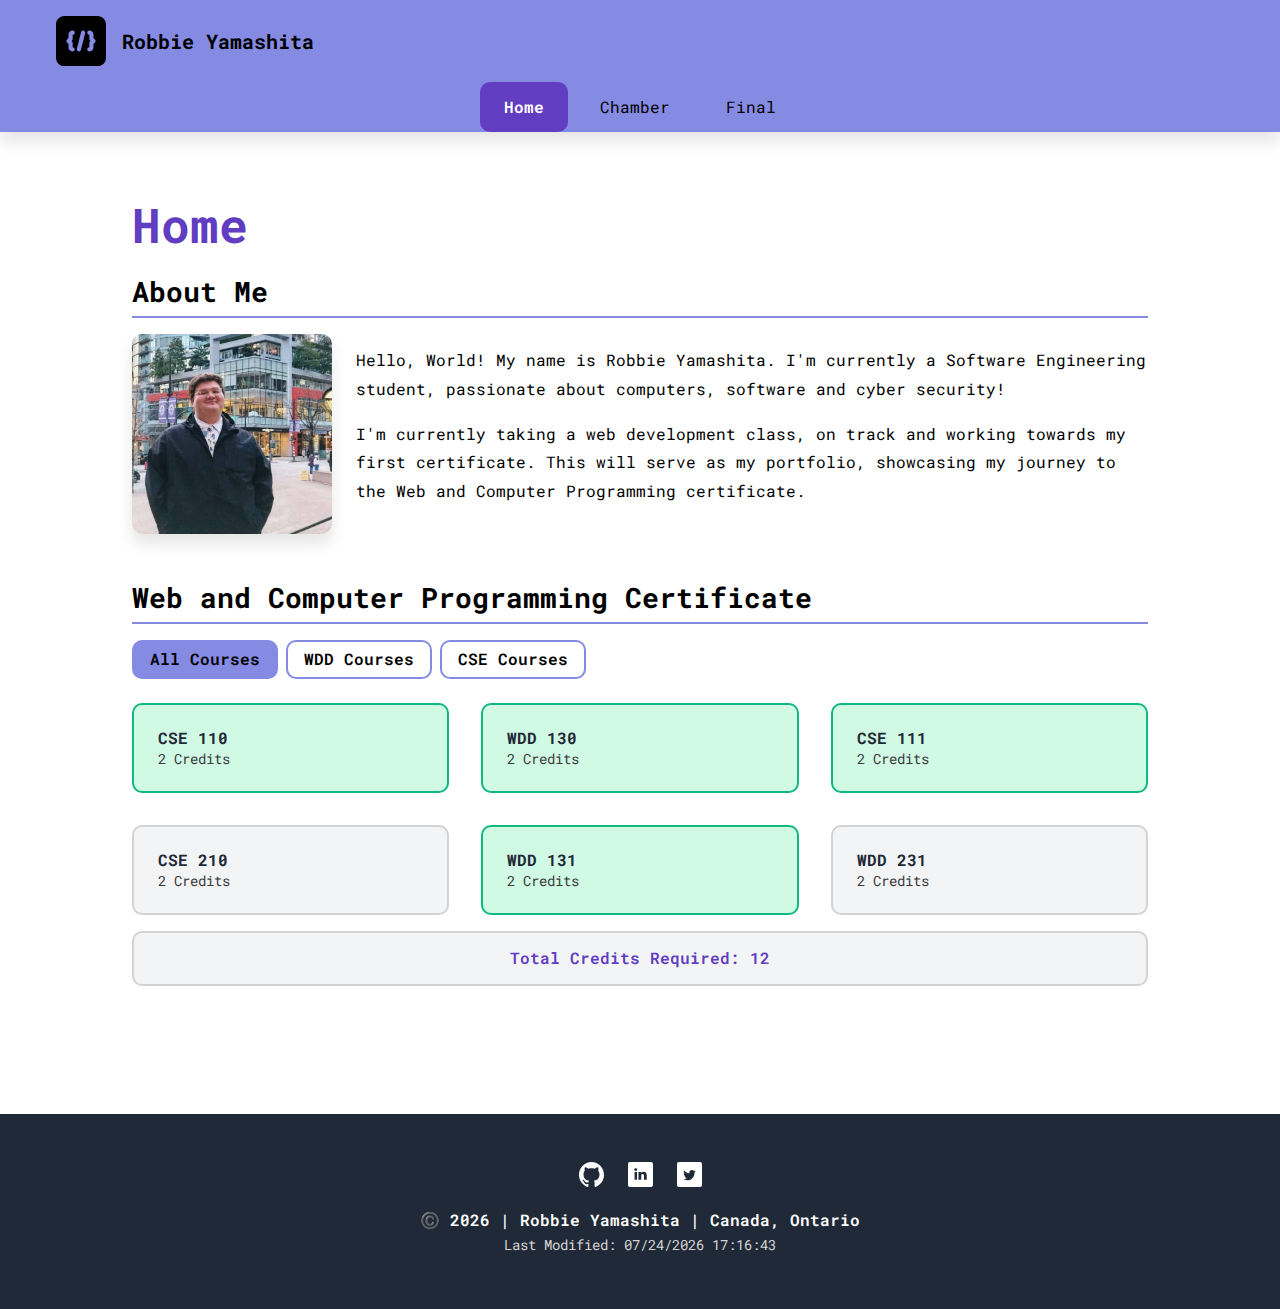
<file: index.html>
<!DOCTYPE html>
<html lang="en">
<head>
  <meta charset="UTF-8">
  <meta name="viewport" content="width=device-width, initial-scale=1.0">
  <meta name="author" content="Robbie Yamashita">
  <meta name="description" content="WDD 231 | Web Frontend Development. Robbie Yamashita's course homepage featuring a portfolio of projects and assignments.">
  <title>WDD 231 | Web Frontend Development | Robbie Yamashita</title>

  <link rel="stylesheet" href="styles/normalize.css">
  <link rel="stylesheet" href="styles/small.css">
  <link rel="stylesheet" href="styles/larger.css">

  <link rel="preconnect" href="https://fonts.googleapis.com">
  <link rel="preconnect" href="https://fonts.gstatic.com" crossorigin>
  <link href="https://fonts.googleapis.com/css2?family=Roboto+Mono:ital@0;1&display=swap" rel="stylesheet">

  <script src="scripts/navigation.js" defer></script>
  <script src="scripts/date.js" defer></script>
  <script src="scripts/course.js" defer></script>
</head>
<body>
  <header>
    <div class="header-content">

      <div class="logo-section">
        <img src="images/site-logo.svg" alt="Site Logo" loading="lazy">
        <span class="site-name">Robbie Yamashita</span>
      </div>

      <button class="hamburger"></button>
    </div>

    <nav class="navigation">
      <ul>
        <li><a href="index.html" class="active">Home</a></li>
        <li><a href="#">Chamber</a></li>
        <li><a href="#">Final</a></li>
      </ul>
    </nav>
  </header>

  <main>
    <h1>Home</h1>

    <section class="profile">
      <h2>About Me</h2>

      <div class="profile-content">
        <img src="images/profile.jpg" alt="Picture of Robbie Yamashita, the author of this site" class="profile-img">
        <div class="profile-text">
          <p>Hello, World! My name is Robbie Yamashita. I'm currently a Software Engineering student, passionate about computers, software and cyber security!</p>
          <p>I'm currently taking a web development class, on track and working towards my first certificate. This will serve as my portfolio, showcasing my journey to the Web and Computer Programming certificate.</p>
        </div>
      </div>
    </section>

    <section class="certificate">
      <h2>Web and Computer Programming Certificate</h2>

      <div class="filter-buttons">
        <button id="ALL-courses-btn" class="filter-btn active">All Courses</button>
        <button id="WDD-courses-btn" class="filter-btn">WDD Courses</button>
        <button id="CSE-courses-btn" class="filter-btn">CSE Courses</button>
      </div>

      <div id="courses" class="course-grid"></div>
      <p class="credits-total">Total Credits Required: <span id="totalCredits">0</span></p>
    </section>
  </main>

  <footer>
    <div class="social-links">
      <a href="https://github.com/rpathway" target="_blank">
        <img src="images/github-ico.svg" alt="Github Logo" loading="lazy">
      </a>
      <a href="https://linkedin.com/" target="_blank">
        <img src="images/linkedin-ico.svg" alt="LinkedIn Logo" loading="lazy">
      </a>
      <a href="https://twitter.com/" target="_blank">
        <img src="images/twitter-ico.svg" alt="Twitter Logo" loading="lazy">
      </a>
    </div>

    <p class="copyright">©️ <span id="currentyear"></span> | <span class="author-name">Robbie Yamashita</span> | Canada, Ontario</p>
    <p class="last-modified">Last Modified: <span id="lastModified" ></span></p>
  </footer>
</body>
</html>
</file>
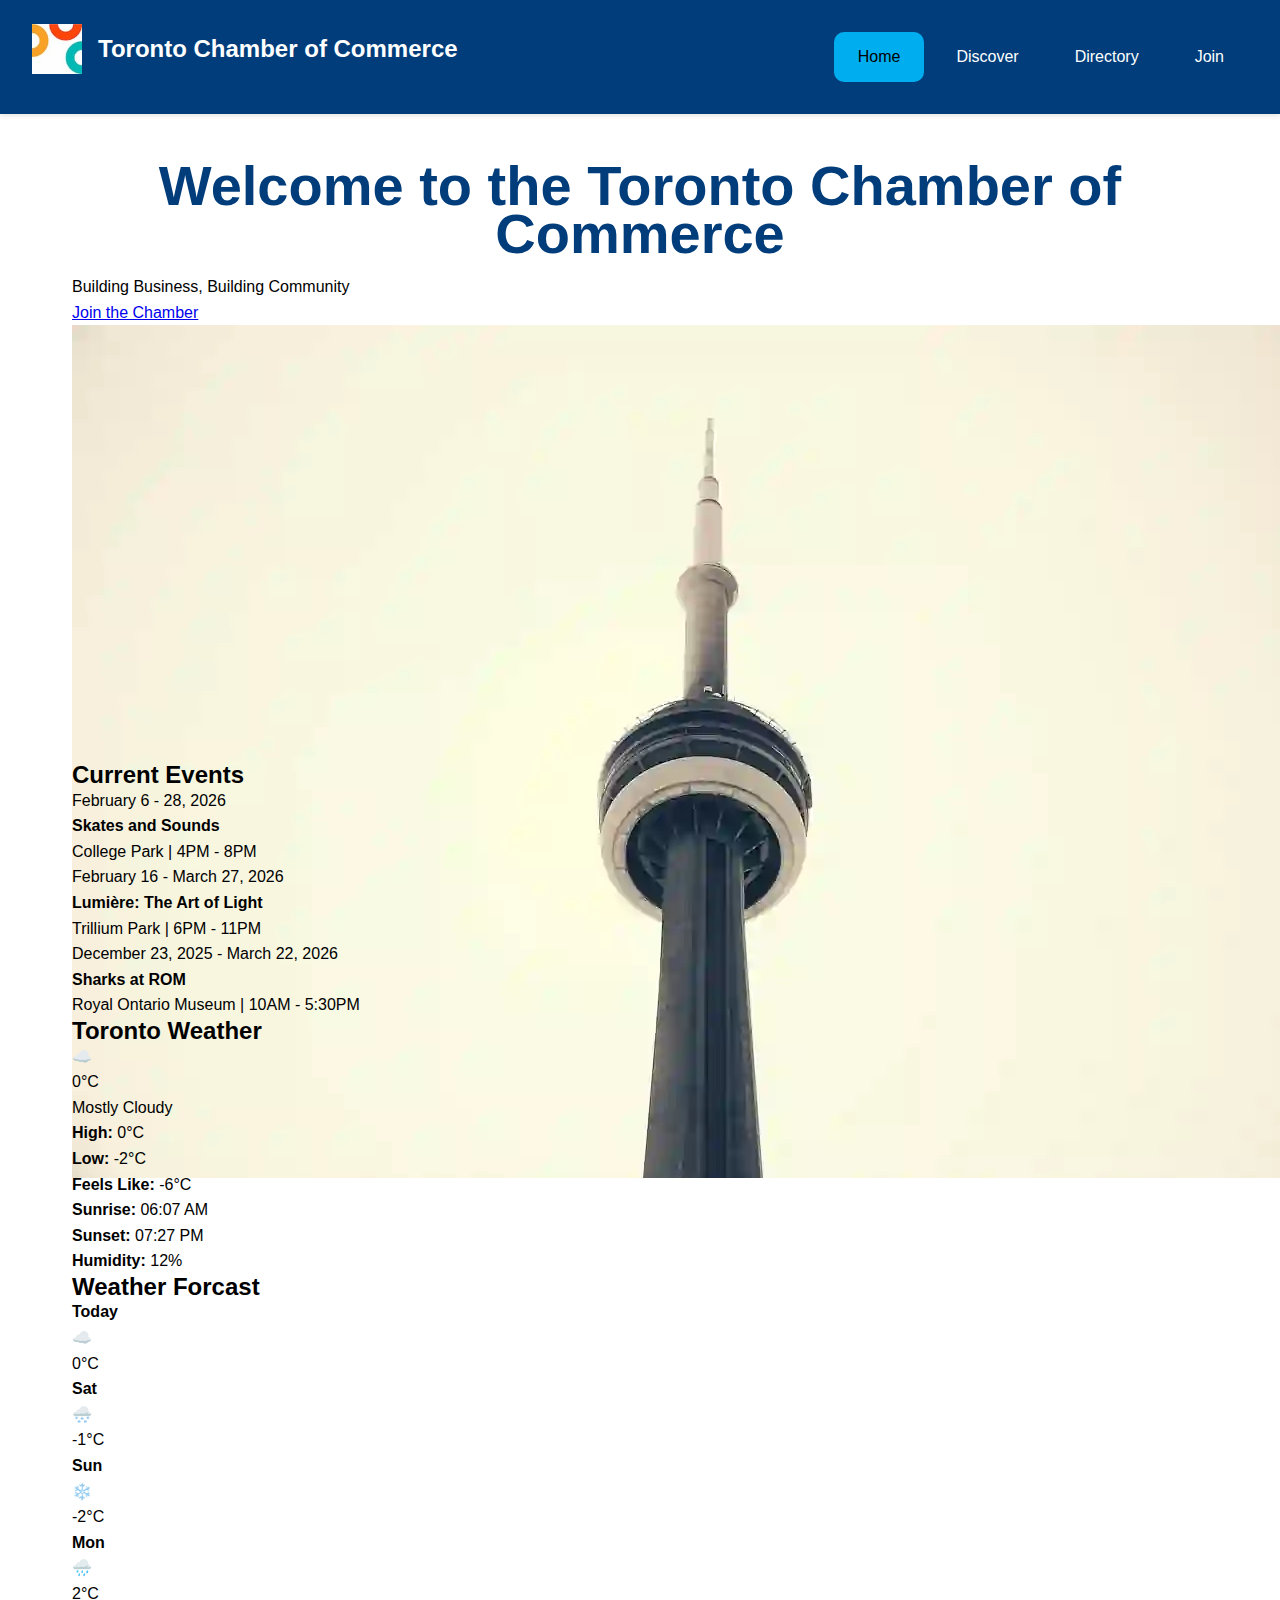
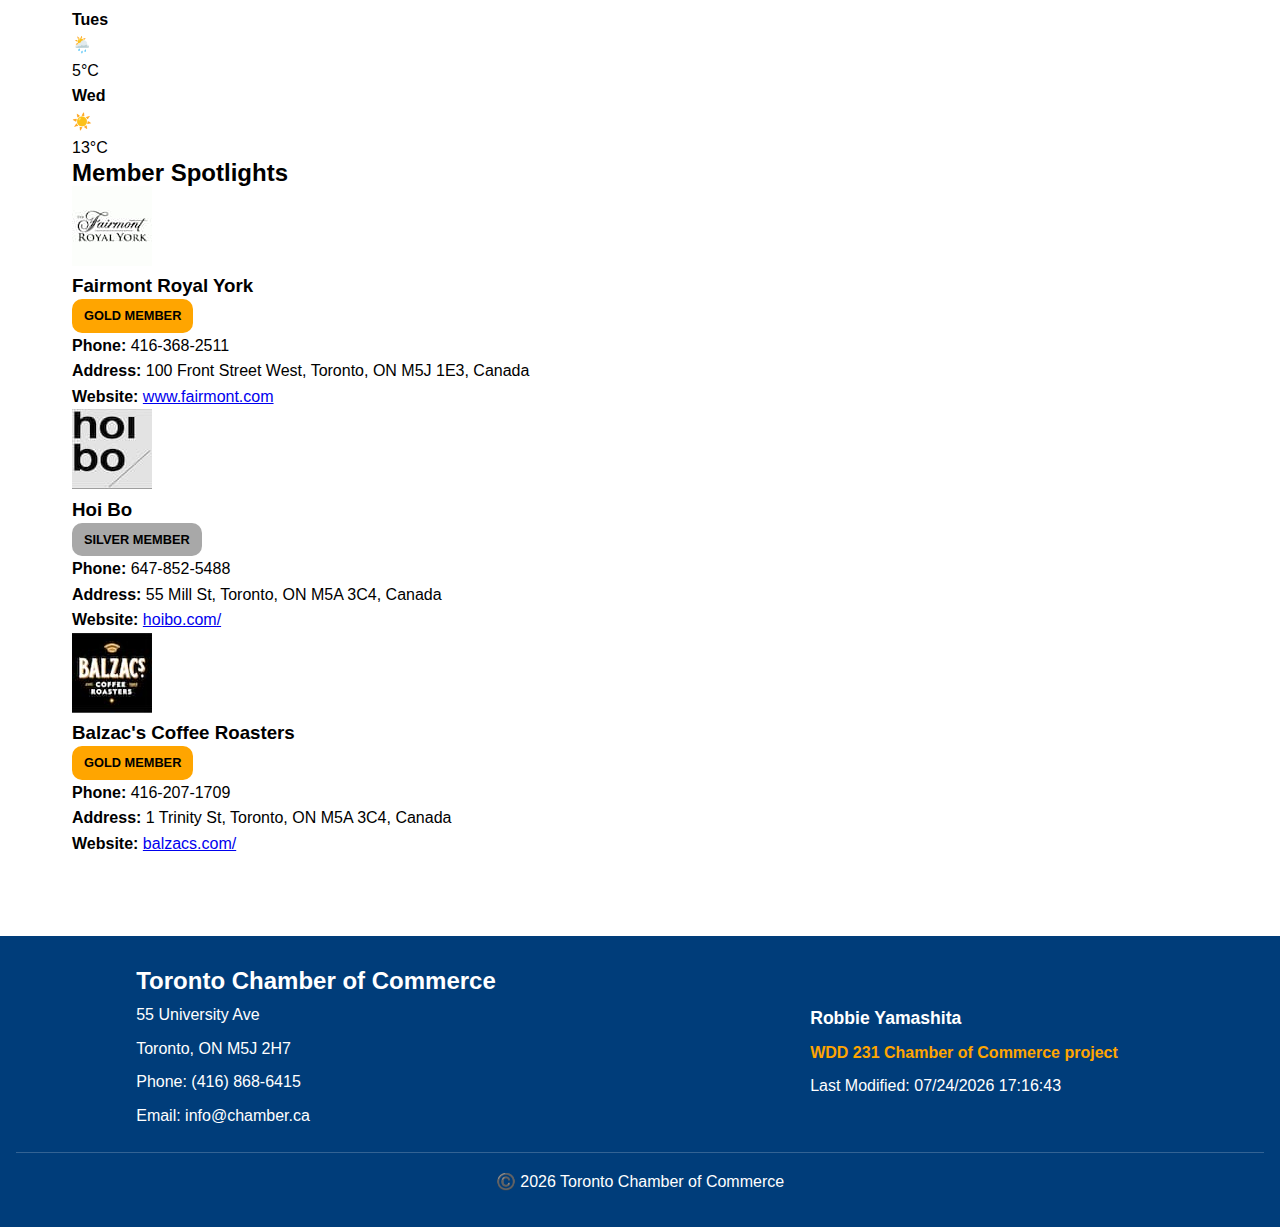
<file: chamber/index.html>
<!DOCTYPE html>
<html lang="en">
<head>
  <meta charset="UTF-8">
  <meta name="viewport" content="width=device-width, initial-scale=1.0">
  <meta name="description" content="Toronto Chamber of Commerce | Supporting business growth and economic development in Toronto. Join our community of local businesses.">
  <meta name="author" content="Robbie Yamashita">

  <meta property="og:title" content="Toronto Chamber of Commerce | Home">
  <meta property="og:type" content="website">
  <meta property="og:image" content="https://rpathway.github.io/wdd231/chamber/images/chamber-logo-large.svg">
  <meta property="og:image:alt" content="Toronto Chamber of Commerce site logo">
  <meta property="og:image:width" content="200">
  <meta property="og:image:height" content="200">
  <meta property="og:url" content="https://rpathway.github.io/wdd231/chamber/index.html">
  <meta property="og:description" content="Supporting business growth and economic development in Toronto. Connect with local businesses and join our chamber community.">

  <title>Home | Toronto Chamber of Commerce </title>
  <link rel="icon" href="favicon.ico">

  <link rel="preconnect" href="https://fonts.googleapis.com">
  <link rel="preconnect" href="https://fonts.gstatic.com" crossorigin>
  <link href="https://fonts.googleapis.com/css2?family=Inter:opsz@14..32&display=swap" rel="stylesheet">

  <link rel="stylesheet" href="styles/normalize.css">
  <link rel="stylesheet" href="styles/small.css">
  <link rel="stylesheet" href="styles/larger.css">

  <script type="module" src="scripts/index.mjs"></script>
</head>
<body>
  <header>
    <div class="logo">
      <img src="images/chamber-logo.jpg" alt="Toronto Chamber of Commerce Logo" loading="lazy">
      <span>Toronto Chamber of Commerce</span>
    </div>

    <nav id="mainNav">
      <button id="menuButton" aria-label="Mobile navigation menu button">☰</button>
      <ul class="navigation">
        <li><a href="index.html" class="active">Home</a></li>
        <li><a href="discover.html">Discover</a></li>
        <li><a href="directory.html">Directory</a></li>
        <li><a href="join.html">Join</a></li>
      </ul>
    </nav>
  </header>

  <main>
    <section class="hero">
      <div class="hero-content">
        <h1>Welcome to the Toronto Chamber of Commerce</h1>
        <p>Building Business, Building Community</p>
        <a href="join.html" class="join-btn">Join the Chamber</a>
      </div>
      <img src="images/toronto-skyline.webp" alt="Skyline image of the city of Toronto" loading="lazy">
    </section>

    <div class="home-grid">
      <section class="home-section">
        <h2>Current Events</h2>
        <div class="event-item">
          <p class="event-date">February 6 - 28, 2026</p>
          <p><strong>Skates and Sounds</strong></p>
          <p>College Park | 4PM - 8PM</p>
        </div>

        <div class="event-item">
          <p class="event-date">February 16 - March 27, 2026</p>
          <p><strong>Lumière: The Art of Light</strong></p>
          <p>Trillium Park | 6PM - 11PM</p>
        </div>

        <div class="event-item">
          <p class="event-date">December 23, 2025 - March 22, 2026</p>
          <p><strong>Sharks at ROM</strong></p>
          <p>Royal Ontario Museum | 10AM - 5:30PM</p>
        </div>
      </section>

      <section class="home-section">
        <h2>Toronto Weather</h2>
        
        <div class="weather-current">
          <div class="weather-icon" id="weatherIcon">☁️</div>
          <div>
            <div class="weather-temp" id="currentTemp"></div>
            <div id="weatherDesc"></div>
          </div>
        </div>
        <div id="weatherDetails"></div>
      </section>

      <section class="home-section">
        <h2>Weather Forcast</h2>
        <div class="weather-forecast" id="forecastContainer">
          <!-- Dynamically Loaded -->
        </div>
      </section>

      <section class="home-section spotlights-section">
        <h2>Member Spotlights</h2>
        <div class="spotlights-grid" id="spotlightsContainer">
          <!-- Dynamically Loaded -->
        </div>
      </section>
    </div>
  </main>

  <footer>
    <div class="footer-content">
      <div class="contact-info">
        <h2>Toronto Chamber of Commerce</h2>
        <p>55 University Ave</p>
        <p>Toronto, ON M5J 2H7</p>
        <p>Phone: (416) 868-6415</p>
        <p>Email: info@chamber.ca</p>
      </div>

      <div class="footer-info">
        <p class="student-name">Robbie Yamashita</p>
        <p class="project-name">WDD 231 Chamber of Commerce project</p>
        <p class="last-modified">Last Modified: <span id="lastModified"></span></p>
      </div>
    </div>

    <div class="footer-bottom">
      <p>©️ <span id="currentYear"></span> Toronto Chamber of Commerce</p>
    </div>
  </footer>
</body>
</html>
</file>
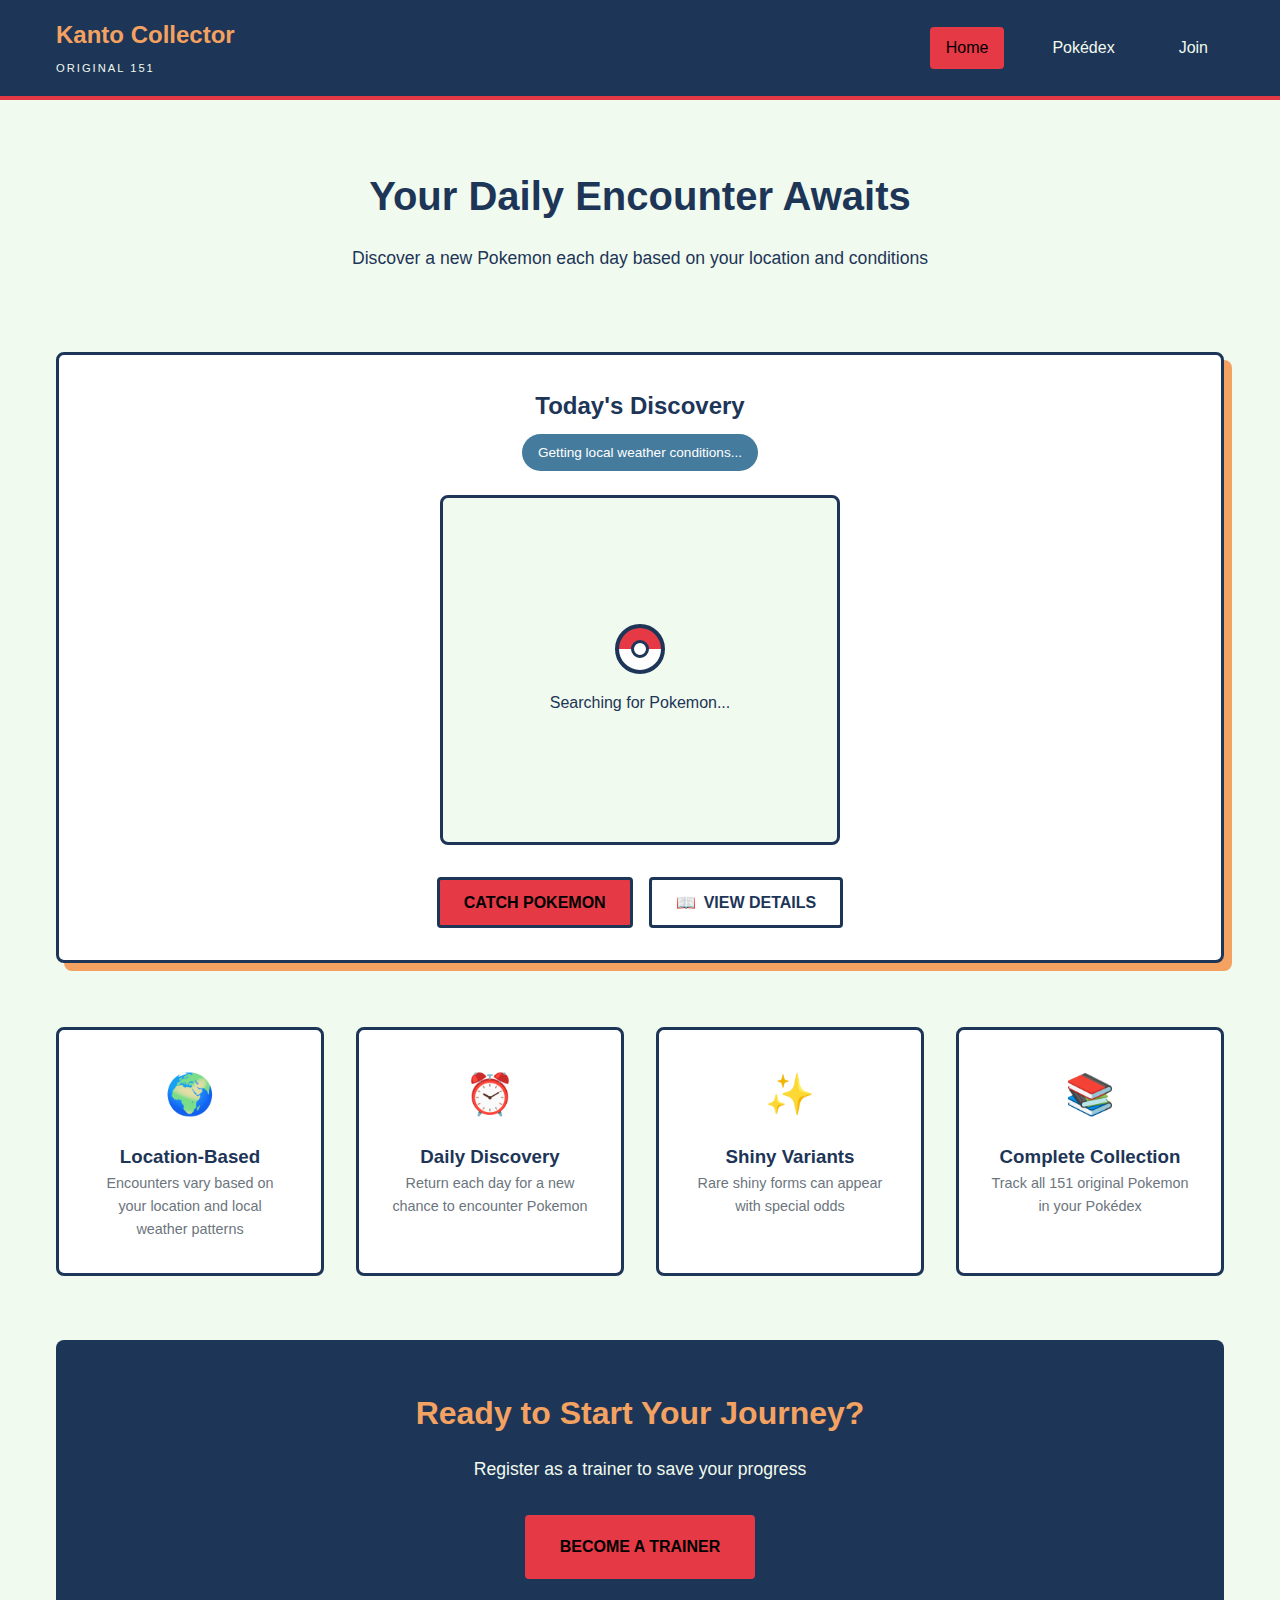
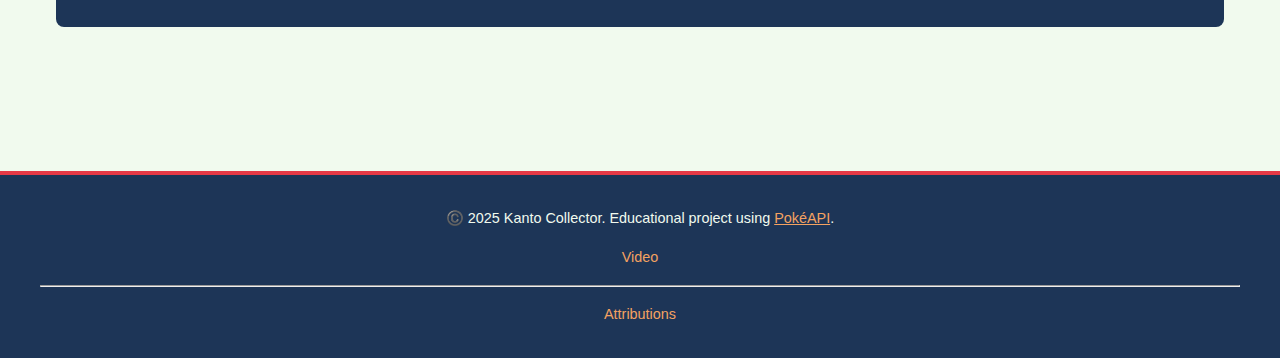
<file: final/index.html>
<!DOCTYPE html>
<html lang="en">
<head>
  <meta charset="UTF-8">
  <meta name="viewport" content="width=device-width, initial-scale=1.0">
  <meta name="description" content="Kanto Collector | Catch and collect the original 151 Pokémon through daily encounters.">
  <meta name="author" content="Robbie Yamashita">

  <meta property="og:title" content="Kanto Collector | Daily Pokemon Encounters">
  <meta property="og:description" content="Catch and collect the original 151 Pokémon through daily encounters.">
  <meta property="og:type" content="website">
  <meta property="og:url" content="https://rpathway.github.io/wdd231/final/index.html">
  <meta property="og:image" content="https://rpathway.github.io/wdd231/final/images/og-image.svg">

  <title>Kanto Collector | Home</title>
  <link rel="icon" href="favicon.ico">

  <link rel="preconnect" href="https://fonts.googleapis.com">
  <link rel="preconnect" href="https://fonts.gstatic.com" crossorigin>
  <link href="https://fonts.googleapis.com/css2?family=Inter:opsz@14..32&display=swap" rel="stylesheet">

  <link rel="stylesheet" href="styles/kanto-collector.css">
  <link rel="stylesheet" href="styles/kanto-collector-large.css">
  <script type="module" src="scripts/main.mjs"></script>
</head>
<body>
  <header>
    <div class="header-container">
      <div class="logo">
        <h1>Kanto Collector</h1>
        <span class="tagline">Original 151</span>
      </div>
      <button class="hamburger" aria-label="Mobile navigation menu button" aria-expanded="false">☰</button>
      <nav>
        <ul>
          <li><a href="index.html" class="active" aria-current="page">Home</a></li>
          <li><a href="pokedex.html">Pokédex</a></li>
          <li><a href="join.html">Join</a></li>
        </ul>
      </nav>
    </div>
  </header>

  <main>
    <section class="hero">
      <div class="hero-content">
        <h2 class="hero-title">Your Daily Encounter Awaits</h2>
        <p class="hero-subtitle">Discover a new Pokemon each day based on your location and conditions</p>
      </div>
    </section>

    <section class="daily-encounter">
      <div class="encounter-container">
        <div class="encounter-header">
          <h2>Today's Discovery</h2>
          <p class="encounter-date" id="encounterDate"></p>
          <p class="encounter-conditions" id="encounterConditions">Getting local weather conditions...</p>
        </div>

        <div class="pokemon-card-featured" id="pokemonCard">
          <div class="loading-state">
            <div class="pokeball-loader"></div>
            <p>Searching for Pokemon...</p>
          </div>
        </div>

        <div class="encounter-actions" id="encounterActions">
          <button class="btn-catch" id="catchBtn">
            Catch Pokemon
          </button>
          <button class="btn-info" id="infoBtn">
            <span class="btn-icon">📖</span>
            View Details
          </button>
        </div>

        <div class="encounter-status" id="encounterStatus"></div>
      </div>
    </section>

    <section class="features">
      <div class="features-grid">
        <div class="feature-card">
          <div class="feature-icon">🌍</div>
          <h3>Location-Based</h3>
          <p>Encounters vary based on your location and local weather patterns</p>
        </div>
        <div class="feature-card">
          <div class="feature-icon">⏰</div>
          <h3>Daily Discovery</h3>
          <p>Return each day for a new chance to encounter Pokemon</p>
        </div>
        <div class="feature-card">
          <div class="feature-icon">✨</div>
          <h3>Shiny Variants</h3>
          <p>Rare shiny forms can appear with special odds</p>
        </div>
        <div class="feature-card">
          <div class="feature-icon">📚</div>
          <h3>Complete Collection</h3>
          <p>Track all 151 original Pokemon in your Pokédex</p>
        </div>
      </div>
    </section>

    <section class="cta-section">
      <div class="cta-content">
        <h3>Ready to Start Your Journey?</h3>
        <p>Register as a trainer to save your progress</p>
        <a href="join.html" class="btn-primary">Become a Trainer</a>
      </div>
    </section>
  </main>

  <dialog id="pokemonModal" class="modal">
    <div class="modal-content">
      <button class="modal-close" aria-label="Close modal">✕</button>
      <div id="modalBody"></div>
    </div>
  </dialog>
 
  <footer>
    <div class="footer-container">
      <p>©️ 2025 Kanto Collector. Educational project using <a href="https://pokeapi.co" target="_blank" rel="noopener"><u>PokéAPI</u></a>.</p>
      <p><a href="https://byupathwayworldwideprod-my.sharepoint.com/:v:/g/personal/ryamashita1_byupathway_edu/IQAJZtWdu1rTSru9M7oVZXXeAcZdLlSvEl3VTaDZhaiHSj4?nav=eyJyZWZlcnJhbEluZm8iOnsicmVmZXJyYWxBcHAiOiJPbmVEcml2ZUZvckJ1c2luZXNzIiwicmVmZXJyYWxBcHBQbGF0Zm9ybSI6IldlYiIsInJlZmVycmFsTW9kZSI6InZpZXciLCJyZWZlcnJhbFZpZXciOiJNeUZpbGVzTGlua0NvcHkifX0&e=wbW6gA" target="_blank">Video</a></p>
      <hr>
      <div class="footer-nav">
        <a href="attributions.html">Attributions</a>
      </div>
    </div>
  </footer>
</body>
</html>
</file>
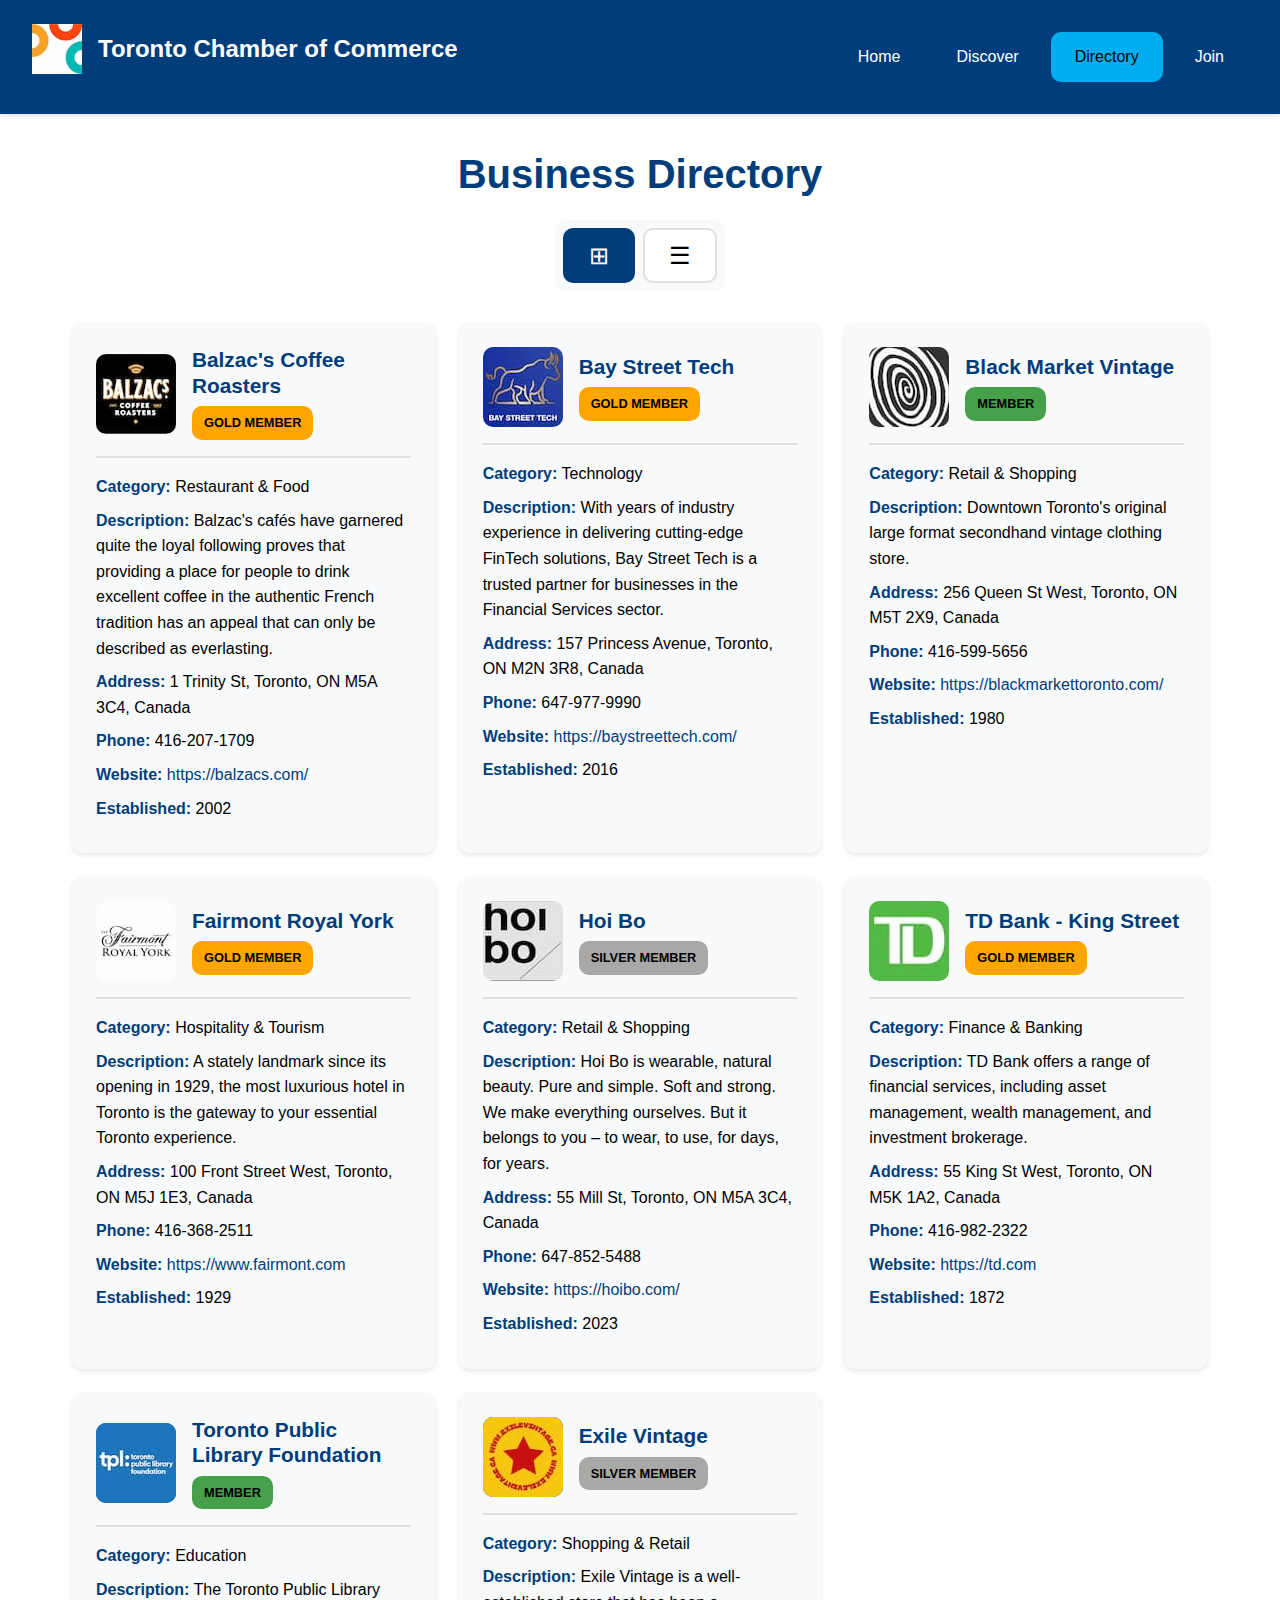
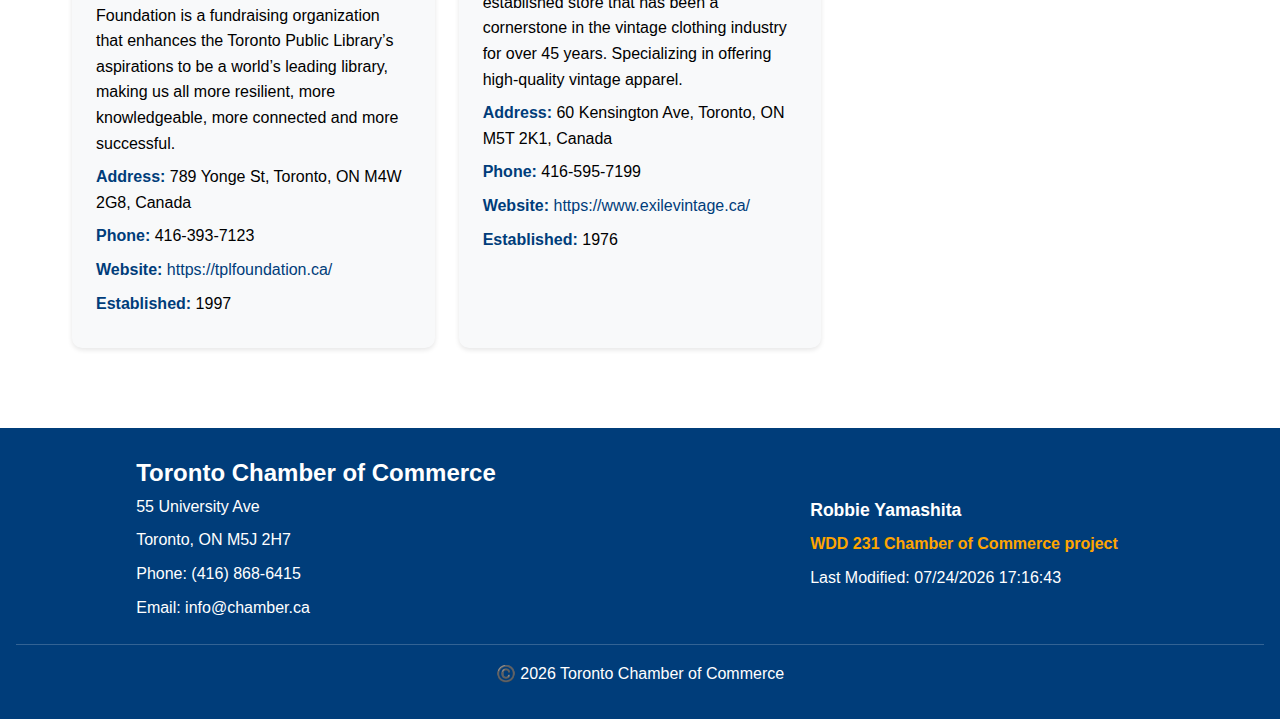
<file: chamber/directory.html>
<!DOCTYPE html>
<html lang="en">
<head>
  <meta charset="UTF-8">
  <meta name="viewport" content="width=device-width, initial-scale=1.0">
  <meta name="description" content="Toronto Chamber of Commerce Business Directory | Connect with local chamber member businesses across Toronto.">
  <meta name="author" content="Robbie Yamashita">

  <meta property="og:title" content="Toronto Chamber of Commerce | Business Directory">
  <meta property="og:type" content="website">
  <meta property="og:image" content="https://rpathway.github.io/wdd231/chamber/images/chamber-logo-large.svg">
  <meta property="og:image:width" content="200">
  <meta property="og:image:height" content="200">
  <meta property="og:url" content="https://rpathway.github.io/wdd231/chamber/directory.html">
  <meta property="og:description" content="Discover Toronto Chamber of Commerce member businesses. Browse the directory of local companies and organizations.">

  <title>Business Directory | Toronto Chamber of Commerce</title>
  <link rel="icon" href="favicon.ico">

  <link rel="preconnect" href="https://fonts.googleapis.com">
  <link rel="preconnect" href="https://fonts.gstatic.com" crossorigin>
  <link href="https://fonts.googleapis.com/css2?family=Inter:opsz@14..32&display=swap" rel="stylesheet">

  <link rel="stylesheet" href="styles/normalize.css">
  <link rel="stylesheet" href="styles/small.css">
  <link rel="stylesheet" href="styles/larger.css">
  <script src="scripts/directory.js" defer></script>
</head>
<body>
  <header>

    <div class="logo">
      <img src="images/chamber-logo.jpg" alt="Toronto Chamber of Commerce Logo" loading="lazy">
      <span>Toronto Chamber of Commerce</span>
    </div>

    <nav id="mainNav">
      <button id="menuButton" aria-label="Mobile navigation menu button">☰</button>
      <ul class="navigation">
        <li><a href="index.html">Home</a></li>
        <li><a href="discover.html">Discover</a></li>
        <li><a href="directory.html" class="active">Directory</a></li>
        <li><a href="join.html">Join</a></li>
      </ul>
    </nav>
  </header>

  <main>
    <h1>Business Directory</h1>

    <div class="directory-controls">
      <div class="view-toggle">
        <button id="gridViewBtn" class="view-btn active" aria-label="Directory grid view button">
          <span class="grid-icon">⊞</span>
        </button>

        <button id="listViewBtn" class="view-btn" aria-label="Directory list view button">
          <span class="list-icon">☰</span>
        </button>
      </div>
    </div>

    <div id="directory" class="grid-view">
      <!-- Dynamically Loaded -->
    </div>
  </main>

  <footer>
    <div class="footer-content">
      <div class="contact-info">
        <h2>Toronto Chamber of Commerce</h2>
        <p>55 University Ave</p>
        <p>Toronto, ON M5J 2H7</p>
        <p>Phone: (416) 868-6415</p>
        <p>Email: info@chamber.ca</p>
      </div>

      <div class="footer-info">
        <p class="student-name">Robbie Yamashita</p>
        <p class="project-name">WDD 231 Chamber of Commerce project</p>
        <p class="last-modified">Last Modified: <span id="lastModified"></span></p>
      </div>
    </div>

    <div class="footer-bottom">
      <p>©️ <span id="currentYear"></span> Toronto Chamber of Commerce</p>
    </div>
  </footer>
</body>
</html>
</file>
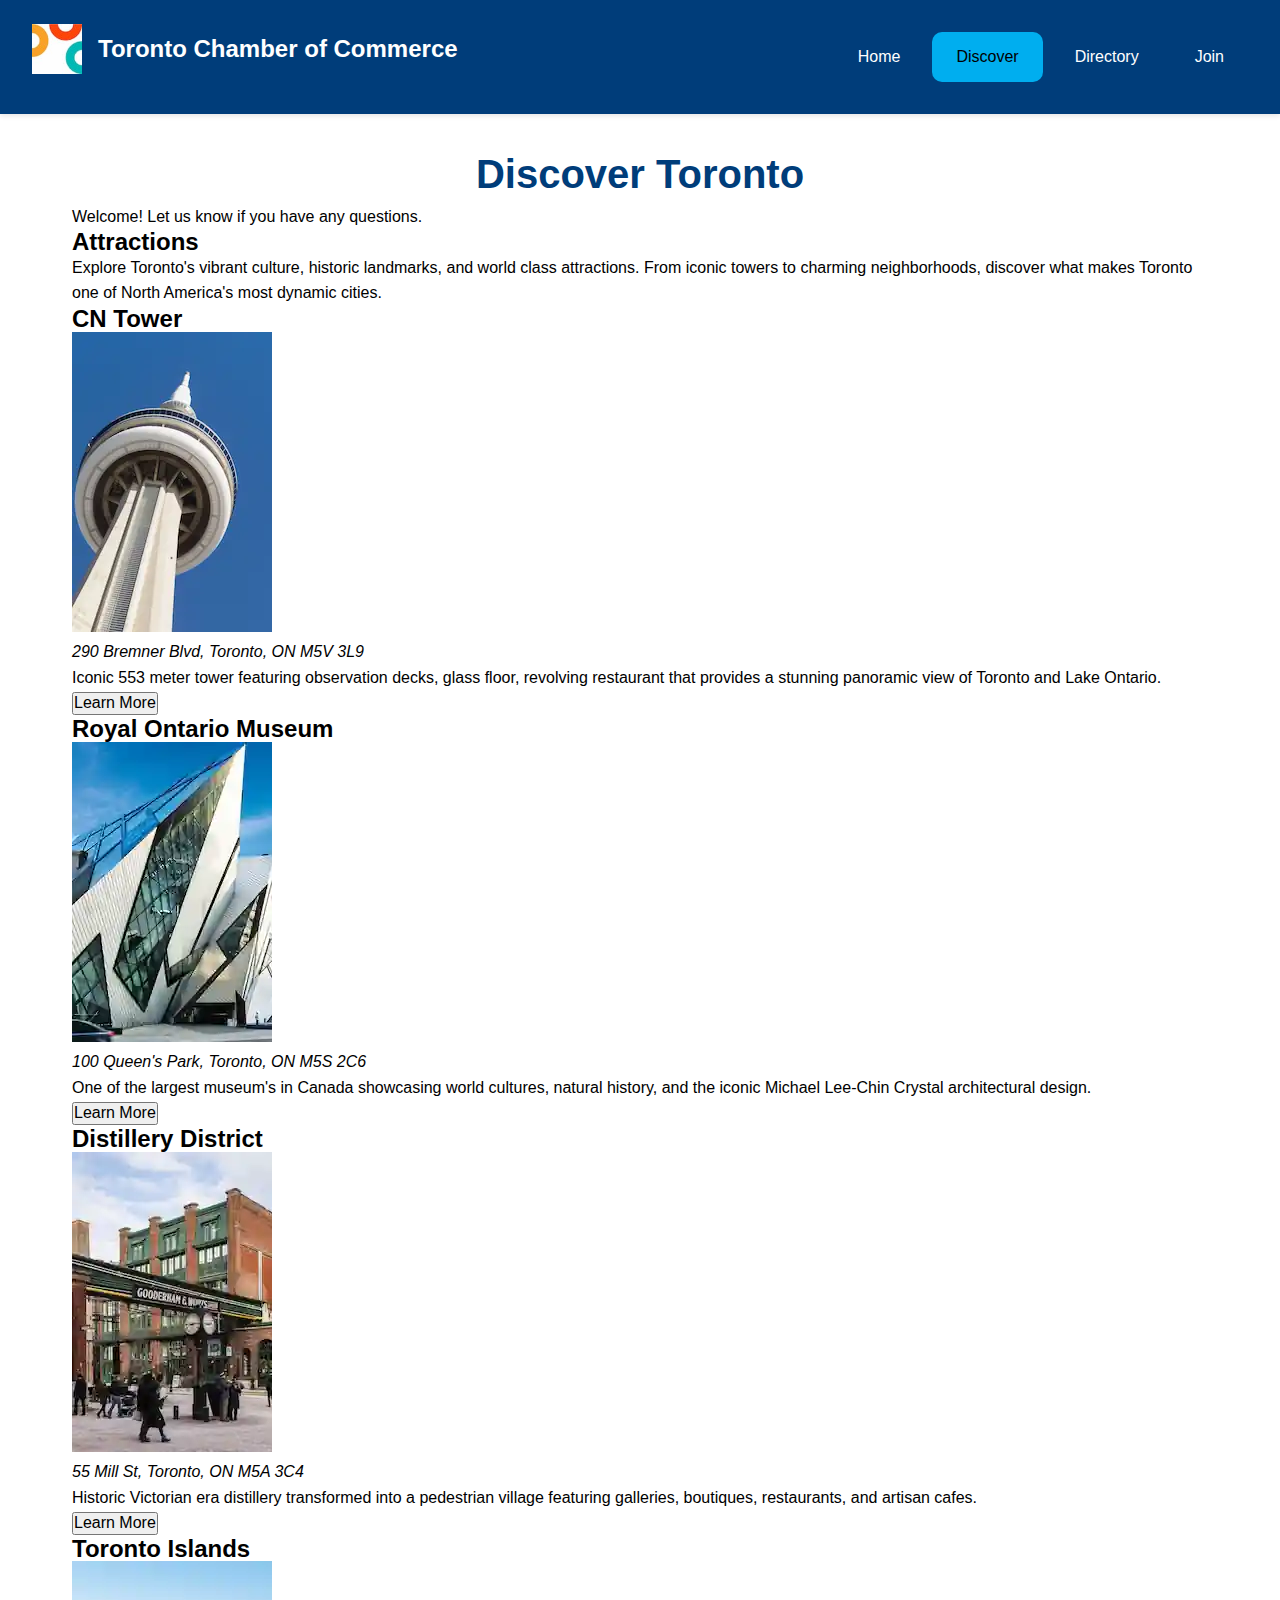
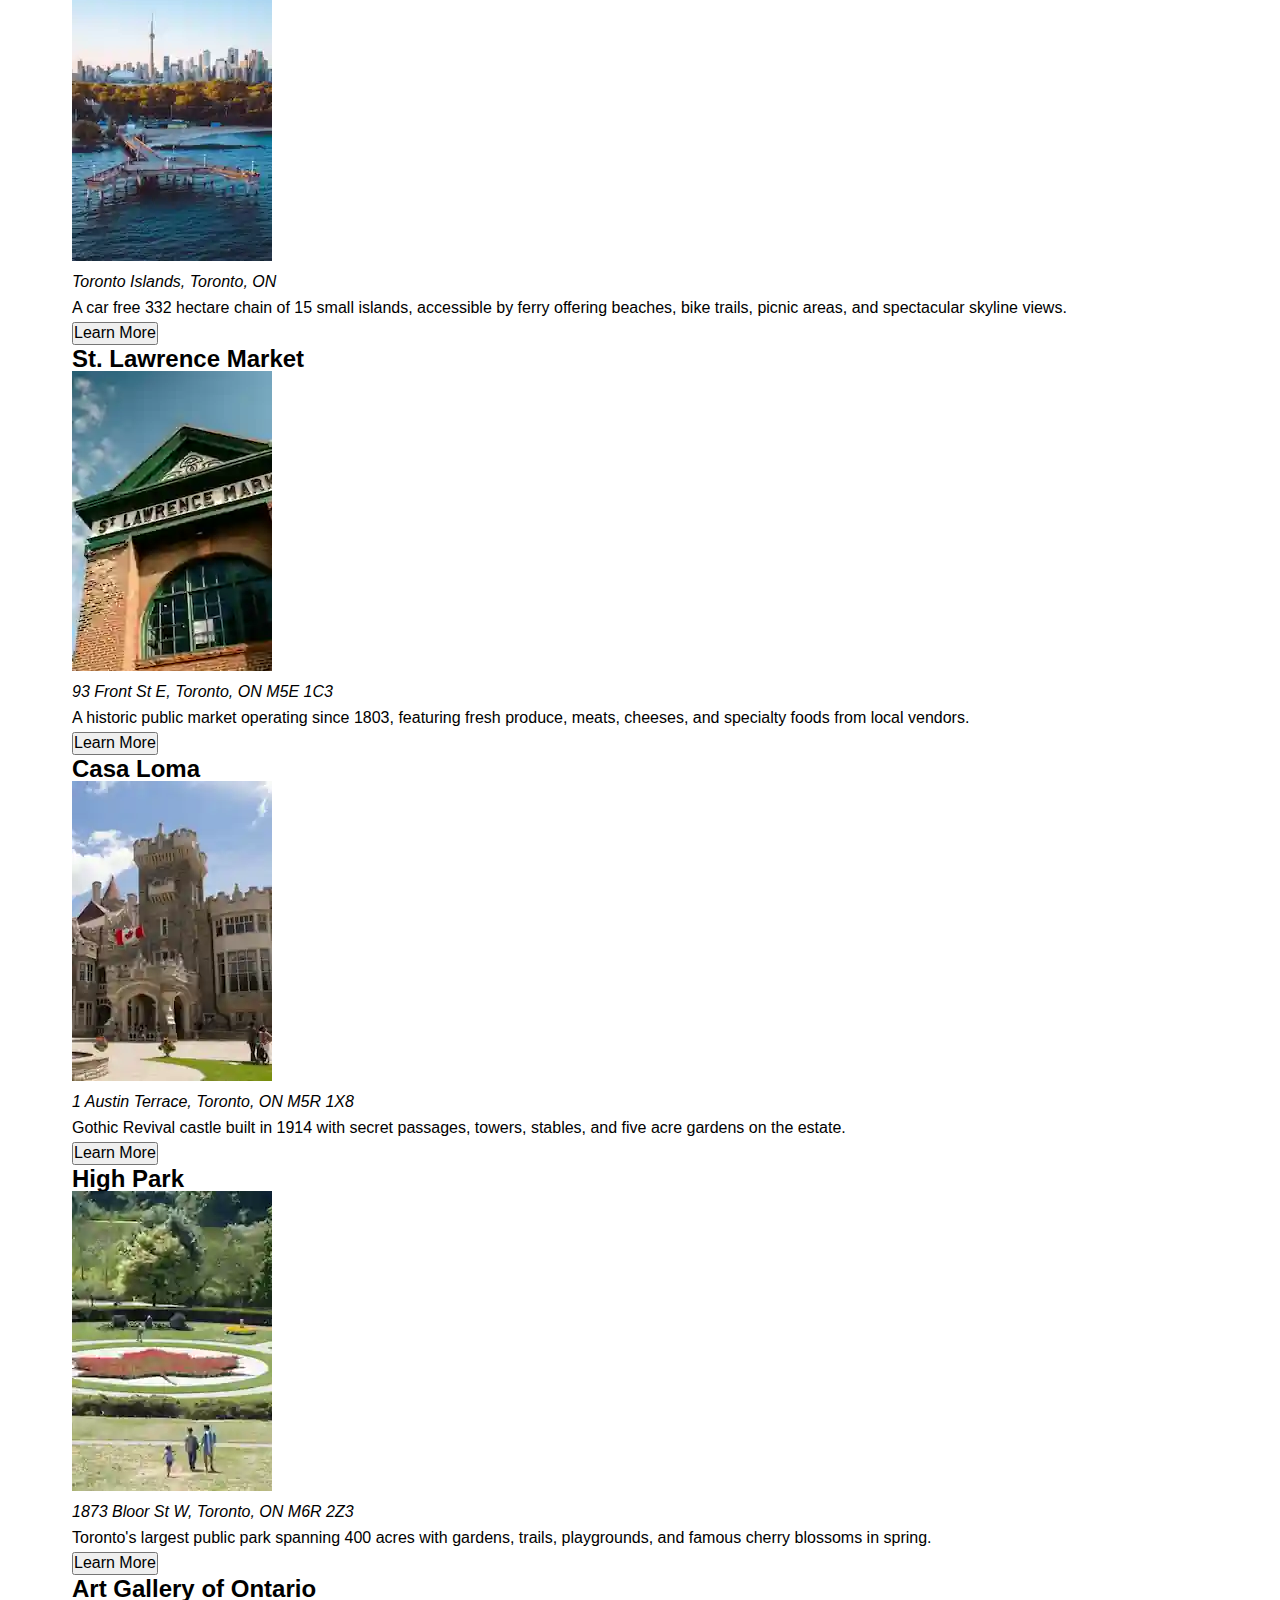
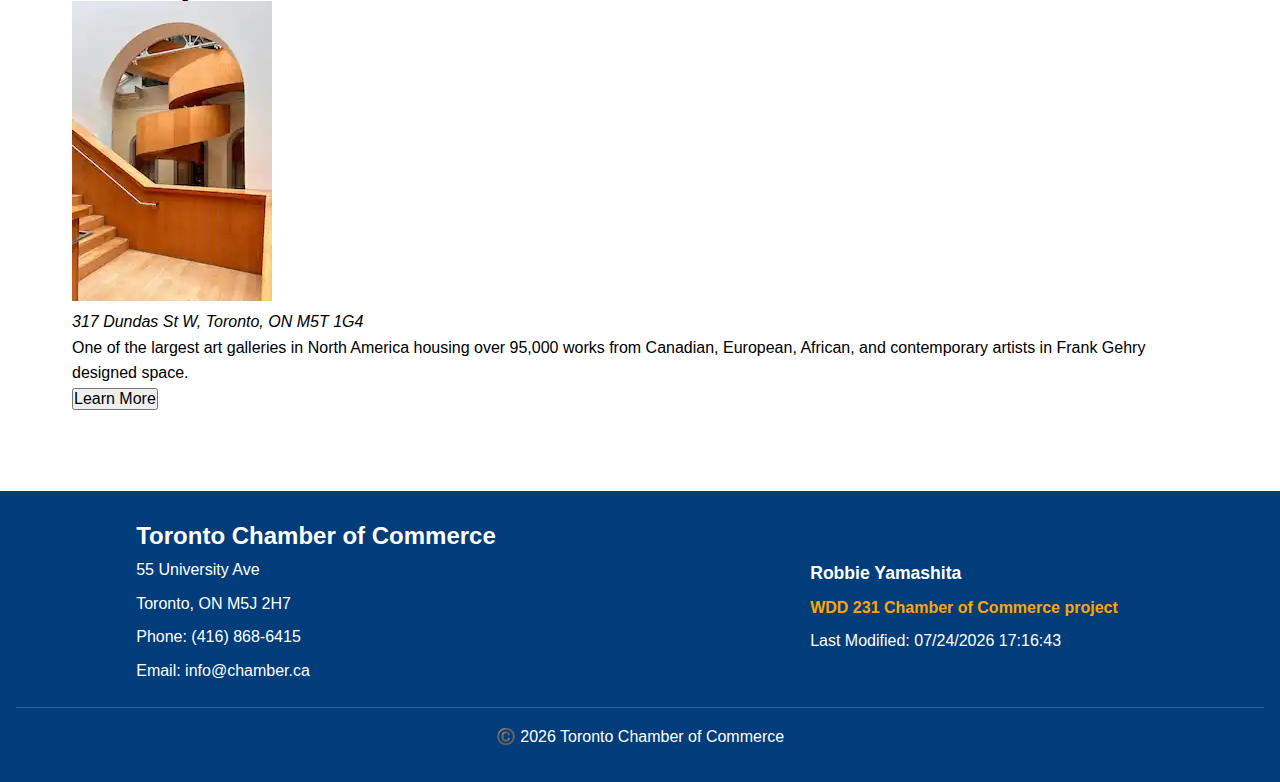
<file: chamber/discover.html>
<!DOCTYPE html>
<html lang="en">
<head>
  <meta charset="UTF-8">
  <meta name="viewport" content="width=device-width, initial-scale=1.0">
  <meta name="description" content="Discover Toronto | Explore attractions, landmarks, and cultural destinations in Toronto, Ontario.">
  <meta name="author" content="Robbie Yamashita">

  <meta property="og:title" content="Discover Toronto | Toronto Chamber of Commerce">
  <meta property="og:type" content="website">
  <meta property="og:image" content="https://rpathway.github.io/wdd231/chamber/images/chamber-logo-large.svg">
  <meta property="og:image:alt" content="Toronto Chamber of Commerce site logo">
  <meta property="og:image:width" content="200">
  <meta property="og:image:height" content="200">
  <meta property="og:url" content="https://rpathway.github.io/wdd231/chamber/discover.html">
  <meta property="og:description" content="Explore Toronto's top attractions, landmarks, museums, and cultural destinations.">

  <title>Discover Toronto | Toronto Chamber of Commerce</title>
  <link rel="icon" href="favicon.ico">

  <link rel="preconnect" href="https://fonts.googleapis.com">
  <link rel="preconnect" href="https://fonts.gstatic.com" crossorigin>
  <link href="https://fonts.googleapis.com/css2?family=Inter:opsz@14..32&display=swap" rel="stylesheet">

  <link rel="stylesheet" href="styles/normalize.css">
  <link rel="stylesheet" href="styles/small.css">
  <link rel="stylesheet" href="styles/larger.css">

  <script type="module" src="scripts/discover.mjs"></script>
</head>
<body>
  <header>
    <div class="logo">
      <img src="images/chamber-logo.jpg" alt="Toronto Chamber of Commerce Logo" loading="lazy">
      <span>Toronto Chamber of Commerce</span>
    </div>

    <nav id="mainNav">
      <button id="menuButton" aria-label="Mobile navigation menu button">☰</button>
      <ul class="navigation">
        <li><a href="index.html">Home</a></li>
        <li><a href="discover.html" class="active">Discover</a></li>
        <li><a href="directory.html">Directory</a></li>
        <li><a href="join.html">Join</a></li>
      </ul>
    </nav>
  </header>

  <main>
    <h1>Discover Toronto</h1>
    <div id="visitMessage" class="visit-message"></div>

    <section class="discover-intro">
      <h2>Attractions</h2>
      <p>Explore Toronto's vibrant culture, historic landmarks, and world class attractions. From iconic towers to charming neighborhoods, discover what makes Toronto one of North America's most dynamic cities.</p>
    </section>

    <section class="attractions-grid">
      <h2>Loading Toronto Attractions...</h2>
      <!-- Dynamically Loaded -->
    </section>
  </main>

  <footer>
    <div class="footer-content">
      <div class="contact-info">
        <h2>Toronto Chamber of Commerce</h2>
        <p>55 University Ave</p>
        <p>Toronto, ON M5J 2H7</p>
        <p>Phone: (416) 868-6415</p>
        <p>Email: info@chamber.ca</p>
      </div>

      <div class="footer-info">
        <p class="student-name">Robbie Yamashita</p>
        <p class="project-name">WDD 231 Chamber of Commerce project</p>
        <p class="last-modified">Last Modified: <span id="lastModified"></span></p>
      </div>
    </div>

    <div class="footer-bottom">
      <p>©️ <span id="currentYear"></span> Toronto Chamber of Commerce</p>
    </div>
  </footer>
</body>
</html>
</file>
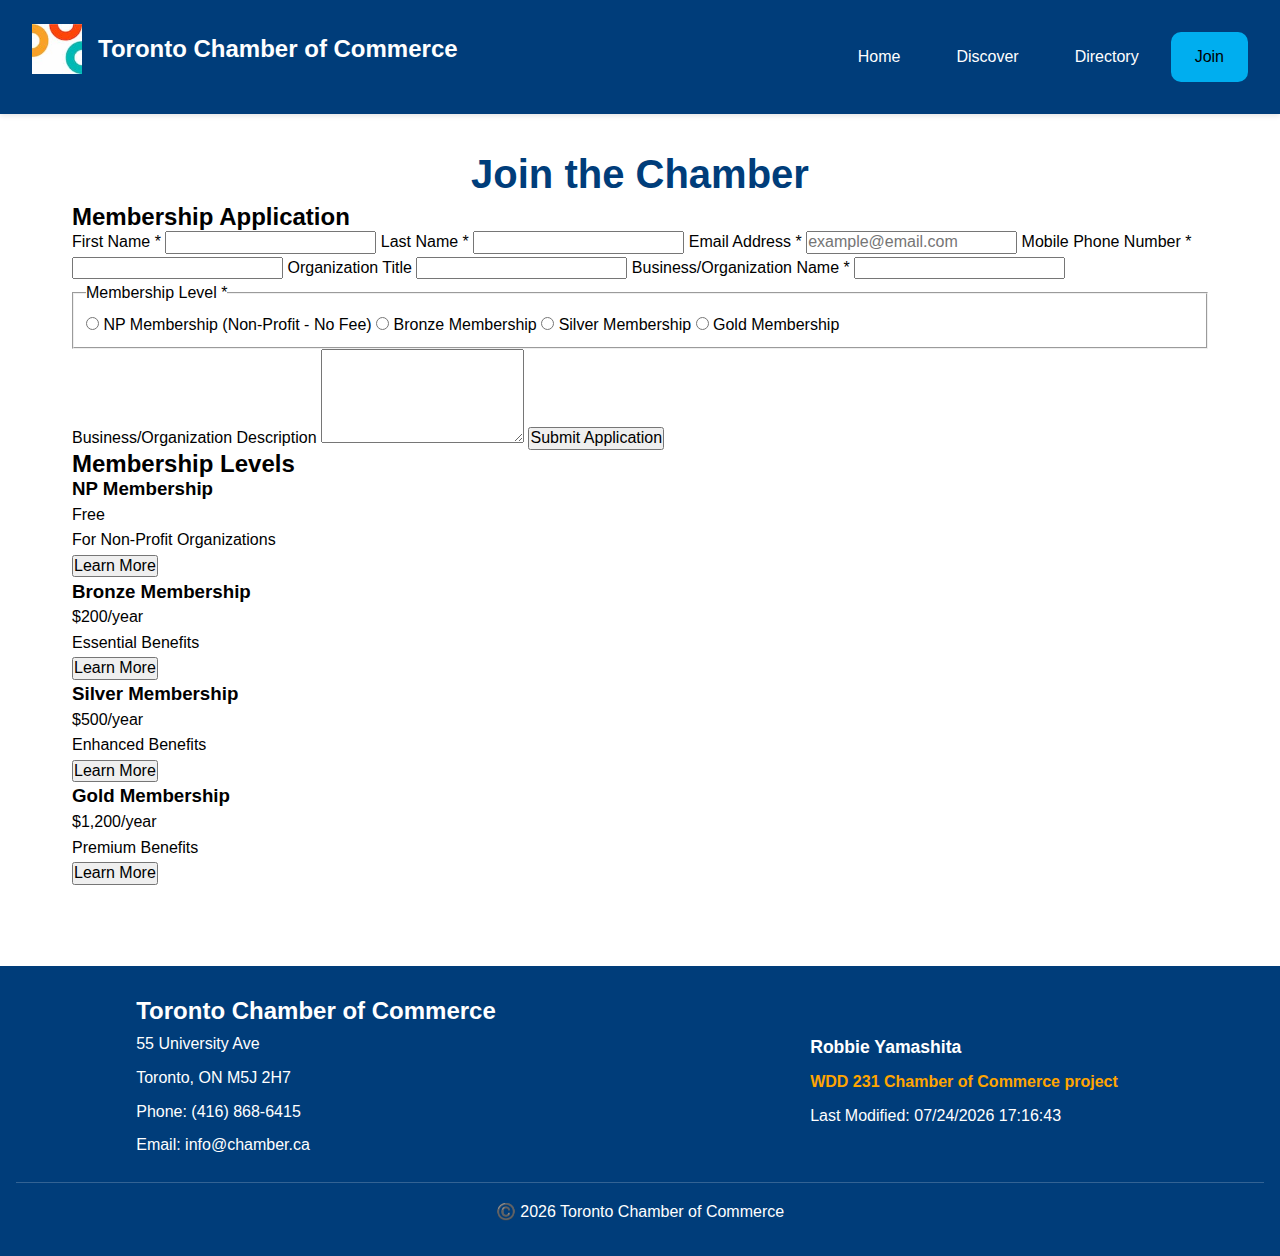
<file: chamber/join.html>
<!DOCTYPE html>
<html lang="en">
<head>
  <meta charset="UTF-8">
  <meta name="viewport" content="width=device-width, initial-scale=1.0">
  <meta name="description" content="Join the Toronto Chamber of Commerce | Membership application and benefits for businesses in Toronto.">
  <meta name="author" content="Robbie Yamashita">

  <meta property="og:title" content="Join the Toronto Chamber of Commerce">
  <meta property="og:type" content="website">
  <meta property="og:image" content="https://rpathway.github.io/wdd231/chamber/images/chamber-logo-large.svg">
  <meta property="og:image:alt" content="Toronto Chamber of Commerce site logo">
  <meta property="og:image:width" content="200">
  <meta property="og:image:height" content="200">
  <meta property="og:url" content="https://rpathway.github.io/wdd231/chamber/join.html">
  <meta property="og:description" content="Join the Toronto Chamber of Commerce and connect with Toronto's business community. Choose from four membership levels.">

  <title>Join Us | Toronto Chamber of Commerce</title>
  <link rel="icon" href="favicon.ico">

  <link rel="preconnect" href="https://fonts.googleapis.com">
  <link rel="preconnect" href="https://fonts.gstatic.com" crossorigin>
  <link href="https://fonts.googleapis.com/css2?family=Inter:opsz@14..32&display=swap" rel="stylesheet">

  <link rel="stylesheet" href="styles/normalize.css">
  <link rel="stylesheet" href="styles/small.css">
  <link rel="stylesheet" href="styles/larger.css">

  <script type="module" src="scripts/join.mjs"></script>
</head>
<body>
  <header>
    <div class="logo">
      <img src="images/chamber-logo.jpg" alt="Toronto Chamber of Commerce Logo" loading="lazy">
      <span>Toronto Chamber of Commerce</span>
    </div>

    <nav id="mainNav">
      <button id="menuButton" aria-label="Mobile navigation menu button">☰</button>
      <ul class="navigation">
        <li><a href="index.html">Home</a></li>
        <li><a href="discover.html">Discover</a></li>
        <li><a href="directory.html">Directory</a></li>
        <li><a href="join.html" class="active">Join</a></li>
      </ul>
    </nav>
  </header>

  <main>
    <h1>Join the Chamber</h1>

    <div class="join-container">
      <section class="form-section">
        <h2>Membership Application</h2>

        <form id="membershipForm" method="get" action="thankyou.html">
          <label for="firstName">First Name *
            <input type="text" id="firstName" name="firstName" title="Enter your first name" autocomplete="given-name" required>
          </label>
          <label for="lastName">Last Name *
            <input type="text" id="lastName" name="lastName" title="Enter your last name" autocomplete="family-name" required>
          </label>
          <label for="email">Email Address *
            <input type="email" id="email" name="email" title="Enter your email address" autocomplete="email" placeholder="example@email.com" required>
          </label>
          <label for="mobile">Mobile Phone Number *
            <input type="tel" id="mobile" name="mobile" title="Enter your mobile phone number" autocomplete="tel" required>
          </label>
          <label for="orgTitle">Organization Title
            <input type="text" id="orgTitle" name="orgTitle" title="Enter your title (minimum 7 characters, letters, hyphens, and spaces only)" autocomplete="organization-title" pattern="[A-Za-z\s\-]{7,}">
          </label>
          <label for="businessName">Business/Organization Name *
            <input type="text" id="businessName" name="businessName" title="Enter your business or organization name" autocomplete="organization" required>
          </label>
          <fieldset>
            <legend>Membership Level *</legend>
            <label class="radio-label">
              <input type="radio" name="membershipLevel" value="np" required>
              NP Membership (Non-Profit - No Fee)
            </label>
            <label class="radio-label">
              <input type="radio" name="membershipLevel" value="bronze">
              Bronze Membership
            </label>
            <label class="radio-label">
              <input type="radio" name="membershipLevel" value="silver">
              Silver Membership
            </label>
            <label class="radio-label">
              <input type="radio" name="membershipLevel" value="gold">
              Gold Membership
            </label>
          </fieldset>

          <label for="businessDesc">Business/Organization Description
            <textarea id="businessDesc" name="businessDesc" title="Describe your business or organization" rows="5"></textarea>
          </label>

          <input type="hidden" id="timestamp" name="timestamp">
          <button type="submit" aria-label="Submit applciation button">Submit Application</button>
        </form>
      </section>

      <section class="membership-cards">
        <h2>Membership Levels</h2>

        <div class="card np-card">
          <h3>NP Membership</h3>
          <p class="price">Free</p>
          <p>For Non-Profit Organizations</p>
          <button class="learn-more" data-modal="npModal">Learn More</button>
        </div>

        <div class="card bronze-card">
          <h3>Bronze Membership</h3>
          <p class="price">$200/year</p>
          <p>Essential Benefits</p>
          <button class="learn-more" data-modal="bronzeModal">Learn More</button>
        </div>

        <div class="card silver-card">
          <h3>Silver Membership</h3>
          <p class="price">$500/year</p>
          <p>Enhanced Benefits</p>
          <button class="learn-more" data-modal="silverModal">Learn More</button>
        </div>

        <div class="card gold-card">
          <h3>Gold Membership</h3>
          <p class="price">$1,200/year</p>
          <p>Premium Benefits</p>
          <button class="learn-more" data-modal="goldModal">Learn More</button>
        </div>
      </section>
    </div>
  </main>

  <dialog id="npModal" class="modal">
    <h2>NP Membership</h2>
    <h3>Free for Non-Profit Organizations</h3>
    <h4>Benefits Include:</h4>
    <ul>
      <li>✓ Basic directory listing</li>
      <li>✓ Access to networking events</li>
      <li>✓ Monthly newsletter subscription</li>
      <li>✓ Community event postings</li>
      <li>✓ Member only resources</li>
    </ul>
    <button class="close-modal" aria-label="Close modal">×</button>
  </dialog>

  <dialog id="bronzeModal" class="modal">
    <h2>Bronze Membership</h2>
    <h3>$200 per year</h3>
    <h4>All NP Benefits Plus:</h4>
    <ul>
      <li>✓ Enhanced directory listing with logo</li>
      <li>✓ Quarterly publication feature</li>
      <li>✓ 2 training workshops per year</li>
      <li>✓ Social media mentions (monthly)</li>
      <li>✓ Priority event registration</li>
      <li>✓ Business development resources</li>
    </ul>
    <button class="close-modal" aria-label="Close modal">×</button>
  </dialog>

  <dialog id="silverModal" class="modal">
    <h2>Silver Membership</h2>
    <h3>$500 per year</h3>
    <h4>All Bronze Benefits Plus:</h4>
    <ul>
      <li>✓ Premium directory placement</li>
      <li>✓ Monthly publication feature</li>
      <li>✓ 4 training workshops per year</li>
      <li>✓ Weekly social media posts</li>
      <li>✓ VIP event access</li>
      <li>✓ 1 spotlight position on homepage per year</li>
      <li>✓ Dedicated account support</li>
    </ul>
    <button class="close-modal" aria-label="Close modal">×</button>
  </dialog>

  <dialog id="goldModal" class="modal">
    <h2>Gold Membership</h2>
    <h3>$1,200 per year</h3>
    <h4>All Silver Benefits Plus:</h4>
    <ul>
      <li>✓ Top tier directory placement</li>
      <li>✓ Weekly publication features</li>
      <li>✓ Unlimited training workshops</li>
      <li>✓ Daily social media engagement</li>
      <li>✓ All VIP events plus exclusive galas</li>
      <li>✓ Dedicated spotlight position on homepage (yearly)</li>
      <li>✓ Premium advertising placement</li>
      <li>✓ Dedicated account manager</li>
      <li>✓ Speaking opportunities at events</li>
      <li>✓ Leadership development programs</li>
    </ul>
    <button class="close-modal" aria-label="Close modal">×</button>
  </dialog>

  <footer>
    <div class="footer-content">
      <div class="contact-info">
        <h2>Toronto Chamber of Commerce</h2>
        <p>55 University Ave</p>
        <p>Toronto, ON M5J 2H7</p>
        <p>Phone: (416) 868-6415</p>
        <p>Email: info@chamber.ca</p>
      </div>

      <div class="footer-info">
        <p class="student-name">Robbie Yamashita</p>
        <p class="project-name">WDD 231 Chamber of Commerce project</p>
        <p class="last-modified">Last Modified: <span id="lastModified"></span></p>
      </div>
    </div>

    <div class="footer-bottom">
      <p>©️ <span id="currentYear"></span> Toronto Chamber of Commerce</p>
    </div>
  </footer>
</body>
</html>
</file>
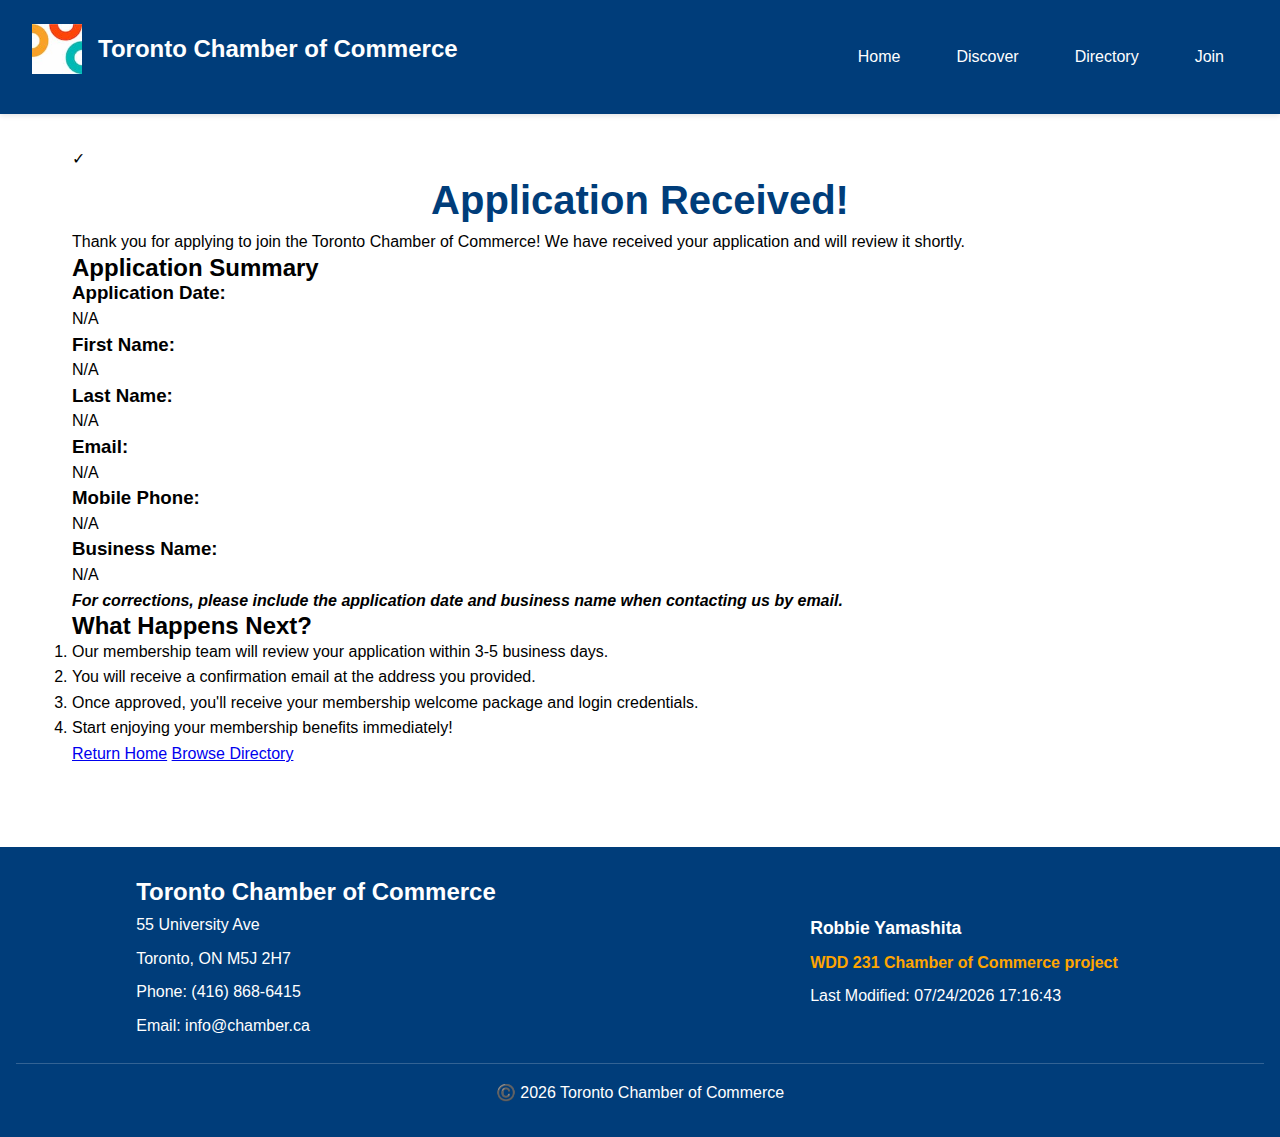
<file: chamber/thankyou.html>
<!DOCTYPE html>
<html lang="en">
<head>
  <meta charset="UTF-8">
  <meta name="viewport" content="width=device-width, initial-scale=1.0">
  <meta name="description" content="Thank you page for joining the Toronto Chamber of Commerce. Your application has been received.">
  <meta name="author" content="Robbie Yamashita">

  <title>Application Received | Toronto Chamber of Commerce</title>
  <link rel="icon" href="favicon.ico">

  <link rel="preconnect" href="https://fonts.googleapis.com">
  <link rel="preconnect" href="https://fonts.gstatic.com" crossorigin>
  <link href="https://fonts.googleapis.com/css2?family=Inter:opsz@14..32&display=swap" rel="stylesheet">

  <link rel="stylesheet" href="styles/normalize.css">
  <link rel="stylesheet" href="styles/small.css">
  <link rel="stylesheet" href="styles/larger.css">

  <script type="module" src="scripts/thankyou.mjs"></script>
</head>
<body>
  <header>
    <div class="logo">
      <img src="images/chamber-logo.jpg" alt="Toronto Chamber of Commerce Logo" loading="lazy">
      <span>Toronto Chamber of Commerce</span>
    </div>

    <nav id="mainNav">
      <button id="menuButton" aria-label="Mobile navigation menu button">☰</button>
      <ul class="navigation">
        <li><a href="index.html">Home</a></li>
        <li><a href="discover.html">Discover</a></li>
        <li><a href="directory.html">Directory</a></li>
        <li><a href="join.html">Join</a></li>
      </ul>
    </nav>
  </header>

  <main>
    <div class="thankyou-container">
      <div class="success-icon">✓</div>
      <h1>Application Received!</h1>
      <p class="thankyou-message">Thank you for applying to join the Toronto Chamber of Commerce! We have received your application and will review it shortly.</p>

      <section class="application-details">
        <h2>Application Summary</h2>
        <div>
          <h3>Application Date:</h3>
          <p id="displayTimestamp"></p>
          <h3>First Name:</h3>
          <p id="displayFirstName"></p>
          <h3>Last Name:</h3>
          <p id="displayLastName"></p>
          <h3>Email:</h3>
          <p id="displayEmail"></p>
          <h3>Mobile Phone:</h3>
          <p id="displayMobile"></p>
          <h3>Business Name:</h3>
          <p id="displayBusinessName"></p>
        </div>
      </section>

      <strong><i>For corrections, please include the application date and business name when contacting us by email.</i></strong>
      <section class="next-steps">
        <h2>What Happens Next?</h2>
        <ol>
          <li>Our membership team will review your application within 3-5 business days.</li>
          <li>You will receive a confirmation email at the address you provided.</li>
          <li>Once approved, you'll receive your membership welcome package and login credentials.</li>
          <li>Start enjoying your membership benefits immediately!</li>
        </ol>
      </section>

      <div class="action-buttons">
        <a href="index.html" class="btn-primary">Return Home</a>
        <a href="directory.html" class="btn-secondary">Browse Directory</a>
      </div>
    </div>
  </main>

  <footer>
    <div class="footer-content">
      <div class="contact-info">
        <h2>Toronto Chamber of Commerce</h2>
        <p>55 University Ave</p>
        <p>Toronto, ON M5J 2H7</p>
        <p>Phone: (416) 868-6415</p>
        <p>Email: info@chamber.ca</p>
      </div>

      <div class="footer-info">
        <p class="student-name">Robbie Yamashita</p>
        <p class="project-name">WDD 231 Chamber of Commerce project</p>
        <p class="last-modified">Last Modified: <span id="lastModified"></span></p>
      </div>
    </div>

    <div class="footer-bottom">
      <p>©️ <span id="currentYear"></span> Toronto Chamber of Commerce</p>
    </div>
  </footer>
</body>
</html>
</file>
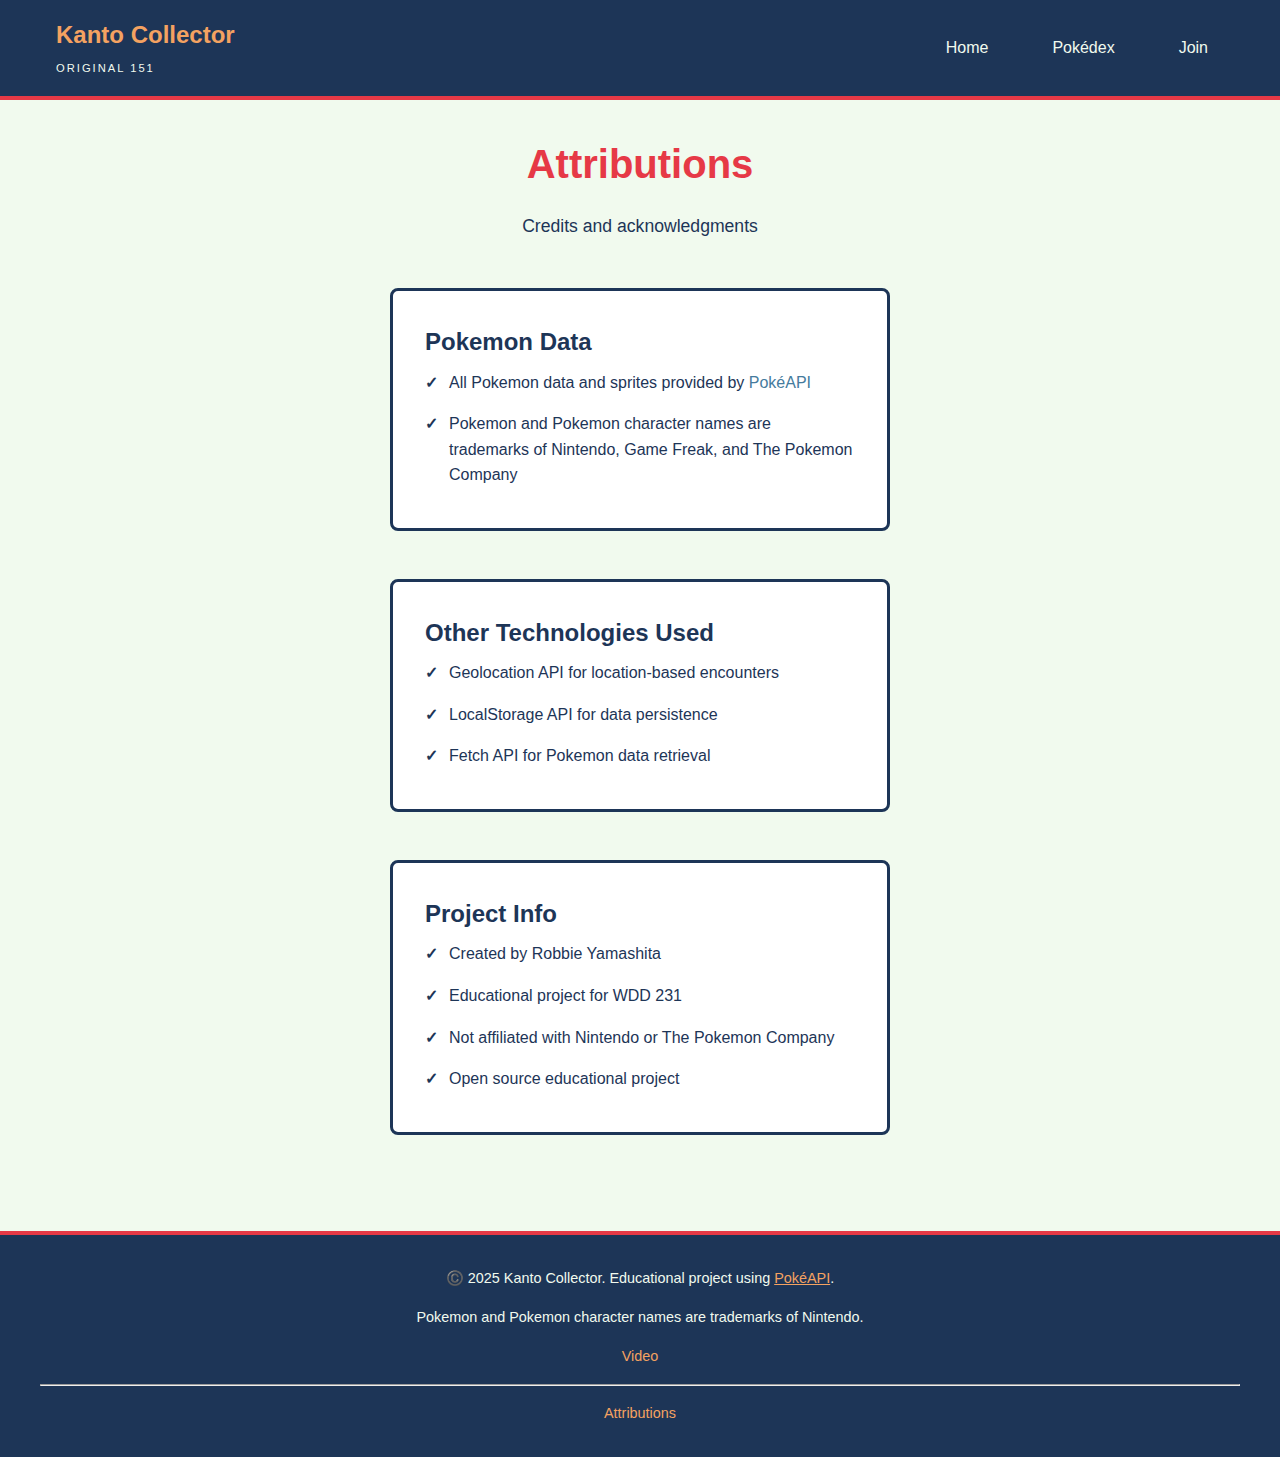
<file: final/attributions.html>
<!DOCTYPE html>
<html lang="en">
<head>
  <meta charset="UTF-8">
  <meta name="viewport" content="width=device-width, initial-scale=1.0">
  <meta name="description" content="Kanto Collector | Attributions and credits for Kanto Collector, Catch and collect the original 151 Pokémon through daily encounters.">
  <meta name="author" content="Robbie Yamashita">

  <meta property="og:title" content="Kanto Collector | Attributions">
  <meta property="og:description" content="Attributions and credits for Kanto Collector, Catch and collect the original 151 Pokémon through daily encounters.">
  <meta property="og:type" content="website">
  <meta property="og:url" content="https://rpathway.github.io/wdd231/final/index.html">
  <meta property="og:image" content="https://rpathway.github.io/wdd231/final/images/og-image.svg">

  <title>Kanto Collector | Attributions</title>
  <link rel="icon" href="favicon.ico">

  <link rel="preconnect" href="https://fonts.googleapis.com">
  <link rel="preconnect" href="https://fonts.gstatic.com" crossorigin>
  <link href="https://fonts.googleapis.com/css2?family=Inter:opsz@14..32&display=swap" rel="stylesheet">

  <link rel="stylesheet" href="styles/kanto-collector.css">
  <link rel="stylesheet" href="styles/kanto-collector-large.css">
  <script type="module" src="scripts/main.mjs"></script>
</head>
<body>
  <header>
    <div class="header-container">
      <div class="logo">
        <h1>Kanto Collector</h1>
        <span class="tagline">Original 151</span>
      </div>
      <button class="hamburger" aria-label="Mobile navigation menu button" aria-expanded="false">☰</button>
      <nav>
        <ul>
          <li><a href="index.html">Home</a></li>
          <li><a href="pokedex.html">Pokédex</a></li>
          <li><a href="join.html">Join</a></li>
        </ul>
      </nav>
    </div>
  </header>

  <main>
    <div class="join-container">
      <div class="join-header">
        <h2>Attributions</h2>
        <p>Credits and acknowledgments</p>
      </div>

      <div class="benefits-section">
        <h2>Pokemon Data</h2>
        <ul>
          <li>All Pokemon data and sprites provided by <a href="https://pokeapi.co" target="_blank" rel="noopener">PokéAPI</a></li>
          <li>Pokemon and Pokemon character names are trademarks of Nintendo, Game Freak, and The Pokemon Company</li>
        </ul>
      </div>

      <div class="benefits-section">
        <h2>Other Technologies Used</h2>
        <ul>
          <li>Geolocation API for location-based encounters</li>
          <li>LocalStorage API for data persistence</li>
          <li>Fetch API for Pokemon data retrieval</li>
        </ul>
      </div>

      <div class="benefits-section">
        <h2>Project Info</h2>
        <ul>
          <li>Created by Robbie Yamashita</li>
          <li>Educational project for WDD 231</li>
          <li>Not affiliated with Nintendo or The Pokemon Company</li>
          <li>Open source educational project</li>
        </ul>
      </div>
    </div>
  </main>

  <footer>
    <div class="footer-container">
      <p>©️ 2025 Kanto Collector. Educational project using <a href="https://pokeapi.co" target="_blank" rel="noopener"><u>PokéAPI</u></a>.</p>
      <p>Pokemon and Pokemon character names are trademarks of Nintendo.</p>
      <p><a href="https://byupathwayworldwideprod-my.sharepoint.com/:v:/g/personal/ryamashita1_byupathway_edu/IQAJZtWdu1rTSru9M7oVZXXeAcZdLlSvEl3VTaDZhaiHSj4?nav=eyJyZWZlcnJhbEluZm8iOnsicmVmZXJyYWxBcHAiOiJPbmVEcml2ZUZvckJ1c2luZXNzIiwicmVmZXJyYWxBcHBQbGF0Zm9ybSI6IldlYiIsInJlZmVycmFsTW9kZSI6InZpZXciLCJyZWZlcnJhbFZpZXciOiJNeUZpbGVzTGlua0NvcHkifX0&e=wbW6gA" target="_blank">Video</a></p>
      <hr>
      <div class="footer-nav">
        <a href="attributions.html">Attributions</a>
      </div>
    </div>
  </footer>
</body>
</html>
</file>
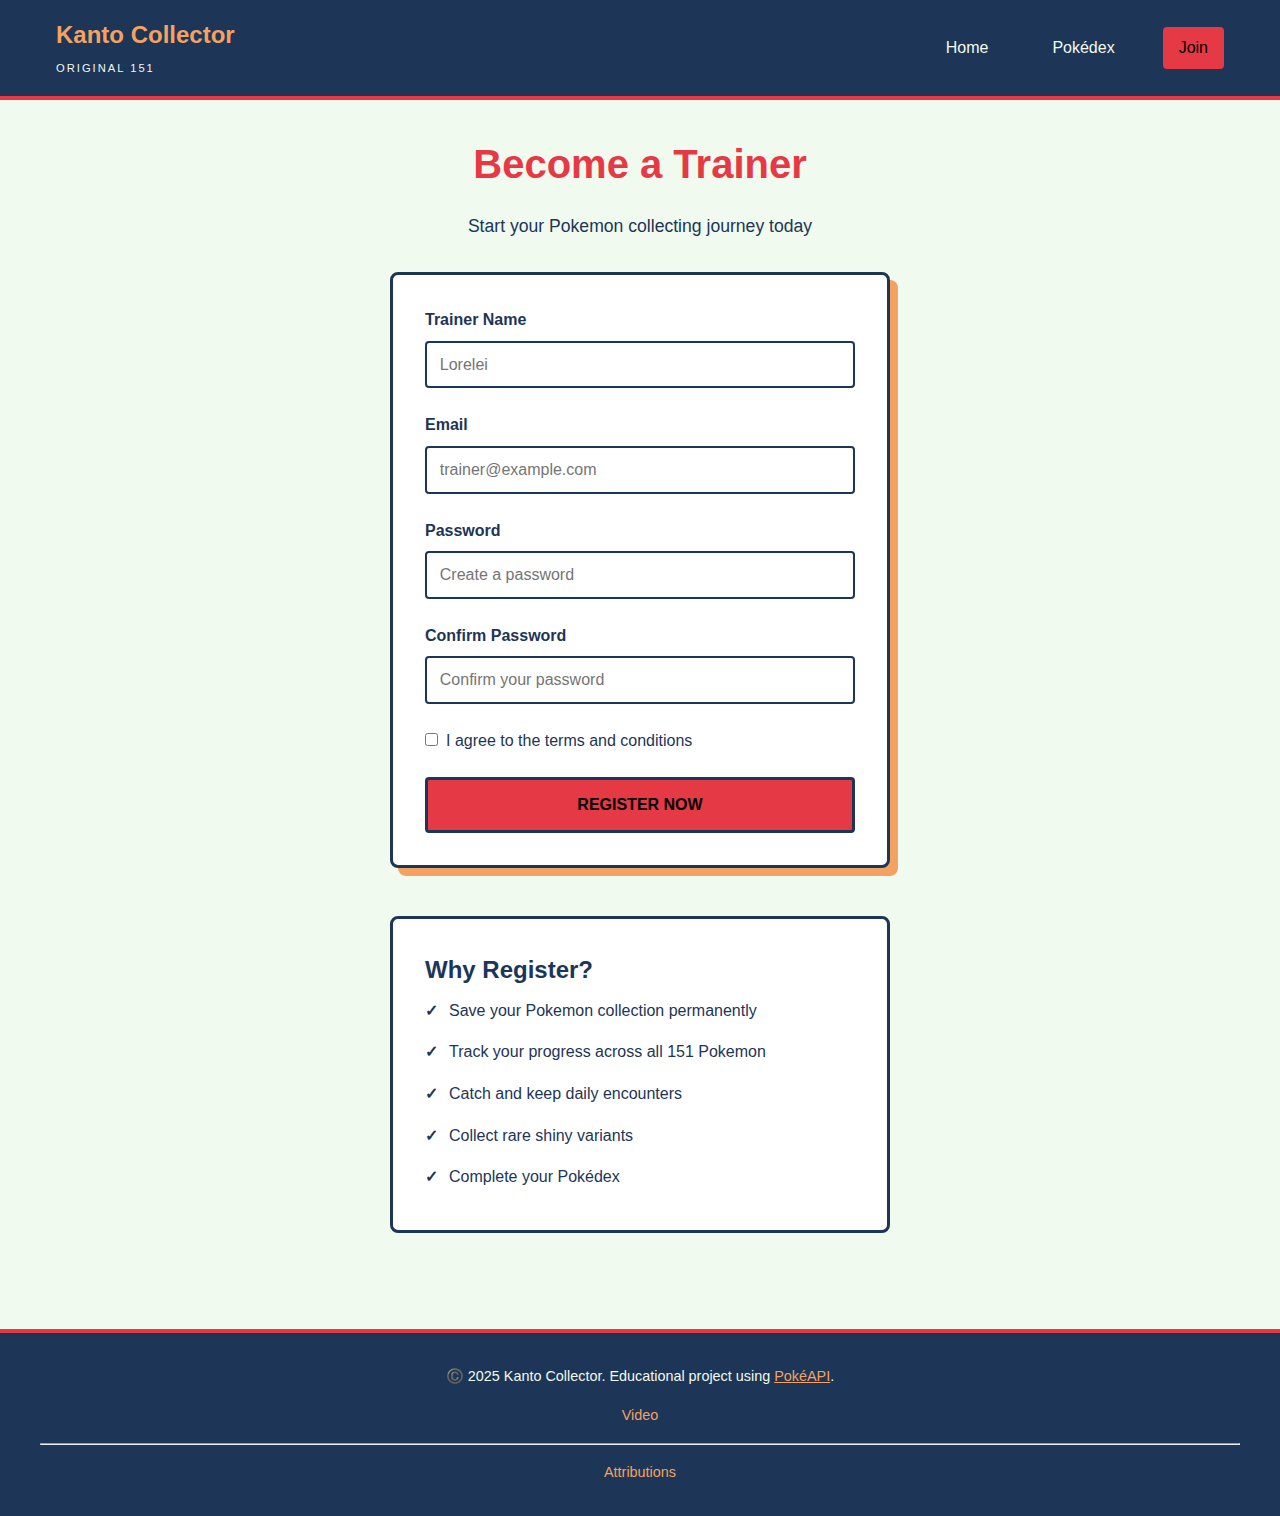
<file: final/join.html>
<!DOCTYPE html>
<html lang="en">
<head>
  <meta charset="UTF-8">
  <meta name="viewport" content="width=device-width, initial-scale=1.0">
  <meta name="description" content="Kanto Collector | Join Kanto Collector and start your Pokemon journey.">
  <meta name="author" content="Robbie Yamashita">

  <meta property="og:title" content="Kanto Collector | Join">
  <meta property="og:description" content="Join Kanto Collector and start your Pokemon journey.">
  <meta property="og:type" content="website">
  <meta property="og:url" content="https://rpathway.github.io/wdd231/final/index.html">
  <meta property="og:image" content="https://rpathway.github.io/wdd231/final/images/og-image.svg">

  <title>Kanto Collector | Join</title>
  <link rel="icon" href="favicon.ico">

  <link rel="preconnect" href="https://fonts.googleapis.com">
  <link rel="preconnect" href="https://fonts.gstatic.com" crossorigin>
  <link href="https://fonts.googleapis.com/css2?family=Inter:opsz@14..32&display=swap" rel="stylesheet">

  <link rel="stylesheet" href="styles/kanto-collector.css">
  <link rel="stylesheet" href="styles/kanto-collector-large.css">
  <script type="module" src="scripts/join.js"></script>
</head>
<body>
  <header>
    <div class="header-container">
      <div class="logo">
        <h1>Kanto Collector</h1>
        <span class="tagline">Original 151</span>
      </div>
      <button class="hamburger" aria-label="Mobile navigation menu button" aria-expanded="false">☰</button>
      <nav>
        <ul>
          <li><a href="index.html">Home</a></li>
          <li><a href="pokedex.html">Pokédex</a></li>
          <li><a href="join.html" class="active" aria-current="page">Join</a></li>
        </ul>
      </nav>
    </div>
  </header>

  <main>
    <div class="join-container">
      <div class="join-header">
        <h2>Become a Trainer</h2>
        <p>Start your Pokemon collecting journey today</p>
      </div>

      <div class="registration-form">
        <div class="form-message" id="formMessage"></div>
        <form id="registrationForm" action="thankyou.html" method="GET">

          <div class="form-section">
            <label for="trainerName">Trainer Name</label>
            <input type="text" id="trainerName" name="trainerName" autocomplete="username" minlength="3" maxlength="20" placeholder="Lorelei" required>
          </div>
          <div class="form-section">
            <label for="email">Email</label>
            <input type="email" id="email" name="email" autocomplete="email" placeholder="trainer@example.com" required>
          </div>
          <div class="form-section">
            <label for="password">Password</label>
            <input type="password" id="password" name="password" autocomplete="new-password" minlength="6" placeholder="Create a password" required>
          </div>
          <div class="form-section">
            <label for="confirmPassword">Confirm Password</label>
            <input type="password" id="confirmPassword" name="confirmPassword" autocomplete="new-password" placeholder="Confirm your password" required>
          </div>
          <div class="form-section checkbox-group">
            <input type="checkbox" id="terms" name="terms" required>
            <label for="terms">I agree to the terms and conditions</label>
          </div>

          <input type="submit" class="btn-submit" value="Register Now">
        </form>
      </div>

      <div class="benefits-section">
        <h2>Why Register?</h2>
        <ul>
          <li>Save your Pokemon collection permanently</li>
          <li>Track your progress across all 151 Pokemon</li>
          <li>Catch and keep daily encounters</li>
          <li>Collect rare shiny variants</li>
          <li>Complete your Pokédex</li>
        </ul>
      </div>
    </div>
  </main>

  <footer>
    <div class="footer-container">
      <p>©️ 2025 Kanto Collector. Educational project using <a href="https://pokeapi.co" target="_blank" rel="noopener"><u>PokéAPI</u></a>.</p>
      <p><a href="https://byupathwayworldwideprod-my.sharepoint.com/:v:/g/personal/ryamashita1_byupathway_edu/IQAJZtWdu1rTSru9M7oVZXXeAcZdLlSvEl3VTaDZhaiHSj4?nav=eyJyZWZlcnJhbEluZm8iOnsicmVmZXJyYWxBcHAiOiJPbmVEcml2ZUZvckJ1c2luZXNzIiwicmVmZXJyYWxBcHBQbGF0Zm9ybSI6IldlYiIsInJlZmVycmFsTW9kZSI6InZpZXciLCJyZWZlcnJhbFZpZXciOiJNeUZpbGVzTGlua0NvcHkifX0&e=wbW6gA" target="_blank">Video</a></p>
      <hr>
      <div class="footer-nav">
        <a href="attributions.html">Attributions</a>
      </div>
    </div>
  </footer>
</body>
</html>
</file>
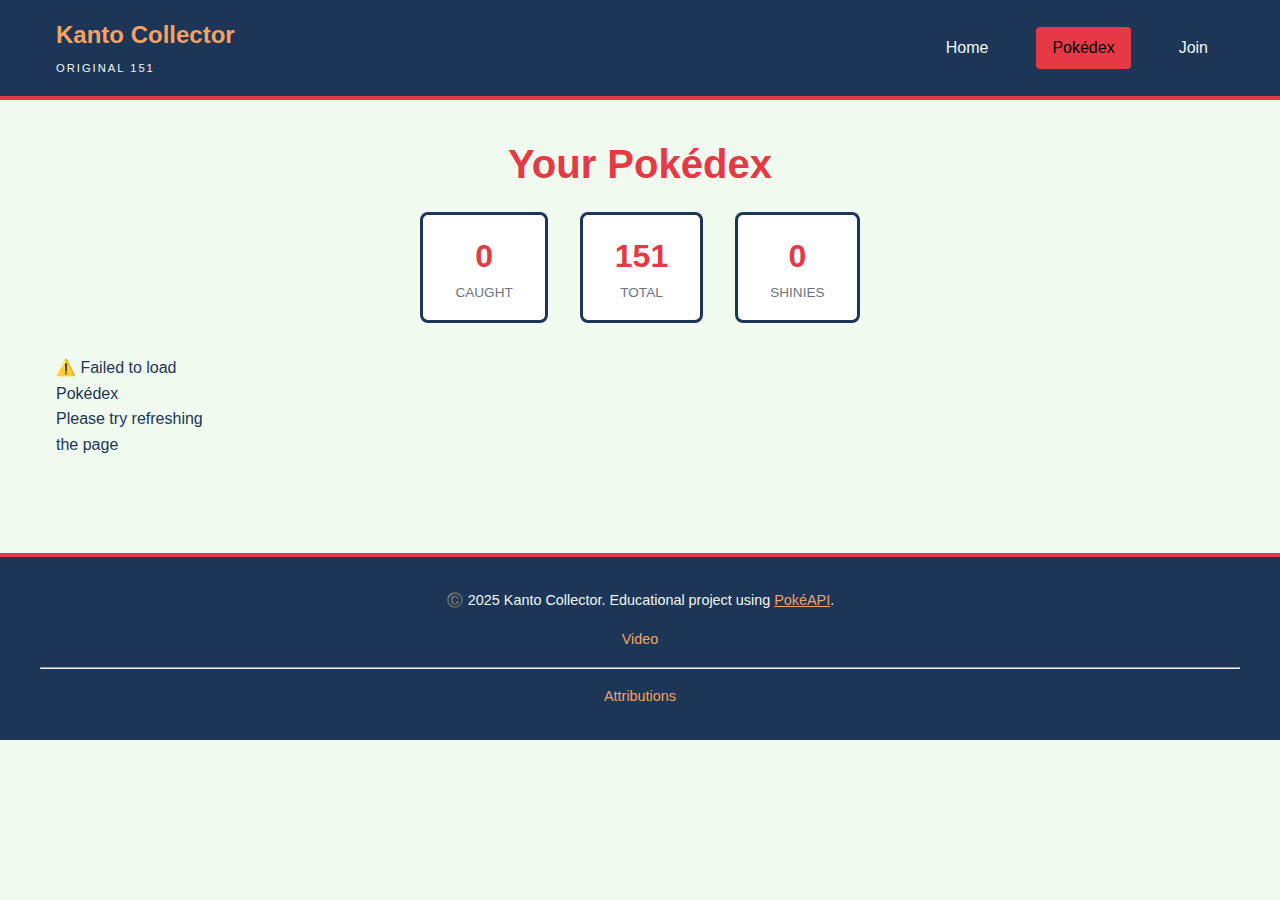
<file: final/pokedex.html>
<!DOCTYPE html>
<html lang="en">
<head>
  <meta charset="UTF-8">
  <meta name="viewport" content="width=device-width, initial-scale=1.0">
  <meta name="description" content="Kanto Collector | View your complete Pokédex collection progress.">
  <meta name="author" content="Robbie Yamashita">

  <meta property="og:title" content="Kanto Collector | Your Pokédex">
  <meta property="og:description" content="View your complete Pokédex collection progress.">
  <meta property="og:type" content="website">
  <meta property="og:url" content="https://rpathway.github.io/wdd231/final/index.html">
  <meta property="og:image" content="https://rpathway.github.io/wdd231/final/images/og-image.svg">

  <title>Kanto Collector | Pokédex</title>
  <link rel="icon" href="favicon.ico">

  <link rel="preconnect" href="https://fonts.googleapis.com">
  <link rel="preconnect" href="https://fonts.gstatic.com" crossorigin>
  <link href="https://fonts.googleapis.com/css2?family=Inter:opsz@14..32&display=swap" rel="stylesheet">

  <link rel="stylesheet" href="styles/kanto-collector.css">
  <link rel="stylesheet" href="styles/kanto-collector-large.css">
  <script type="module" src="scripts/pokedex.js"></script>
</head>
<body>
  <header>
    <div class="header-container">
      <div class="logo">
        <h1>Kanto Collector</h1>
        <span class="tagline">Original 151</span>
      </div>
      <button class="hamburger" aria-label="Mobile navigation menu button" aria-expanded="false">☰</button>
      <nav>
        <ul>
          <li><a href="index.html">Home</a></li>
          <li><a href="pokedex.html" class="active" aria-current="page">Pokédex</a></li>
          <li><a href="join.html">Join</a></li>
        </ul>
      </nav>
    </div>
  </header>

  <main>
    <section class="pokedex-header">
      <h2>Your Pokédex</h2>
      <div class="progress-stats">
        <div class="stat-box">
          <div class="stat-number" id="caughtCount">0</div>
          <div class="stat-label">Caught</div>
        </div>
        <div class="stat-box">
          <div class="stat-number" id="totalCount">151</div>
          <div class="stat-label">Total</div>
        </div>
        <div class="stat-box">
          <div class="stat-number" id="shinyCount">0</div>
          <div class="stat-label">Shinies</div>
        </div>
      </div>
    </section>

    <section class="pokemon-grid" id="pokemonGrid">
      <div class="loading-state">
        <div class="pokeball-loader"></div>
        <p>Loading Pokédex...</p>
      </div>
    </section>
  </main>

  <dialog id="pokemonModal" class="modal">
    <div class="modal-content">
      <button class="modal-close" aria-label="Close modal">✕</button>
      <div id="modalBody"></div>
    </div>
  </dialog>

  <footer>
    <div class="footer-container">
      <p>©️ 2025 Kanto Collector. Educational project using <a href="https://pokeapi.co" target="_blank" rel="noopener"><u>PokéAPI</u></a>.</p>
      <p><a href="https://byupathwayworldwideprod-my.sharepoint.com/:v:/g/personal/ryamashita1_byupathway_edu/IQAJZtWdu1rTSru9M7oVZXXeAcZdLlSvEl3VTaDZhaiHSj4?nav=eyJyZWZlcnJhbEluZm8iOnsicmVmZXJyYWxBcHAiOiJPbmVEcml2ZUZvckJ1c2luZXNzIiwicmVmZXJyYWxBcHBQbGF0Zm9ybSI6IldlYiIsInJlZmVycmFsTW9kZSI6InZpZXciLCJyZWZlcnJhbFZpZXciOiJNeUZpbGVzTGlua0NvcHkifX0&e=wbW6gA" target="_blank">Video</a></p>
      <hr>
      <div class="footer-nav">
        <a href="attributions.html">Attributions</a>
      </div>
    </div>
  </footer>
</body>
</html>
</file>
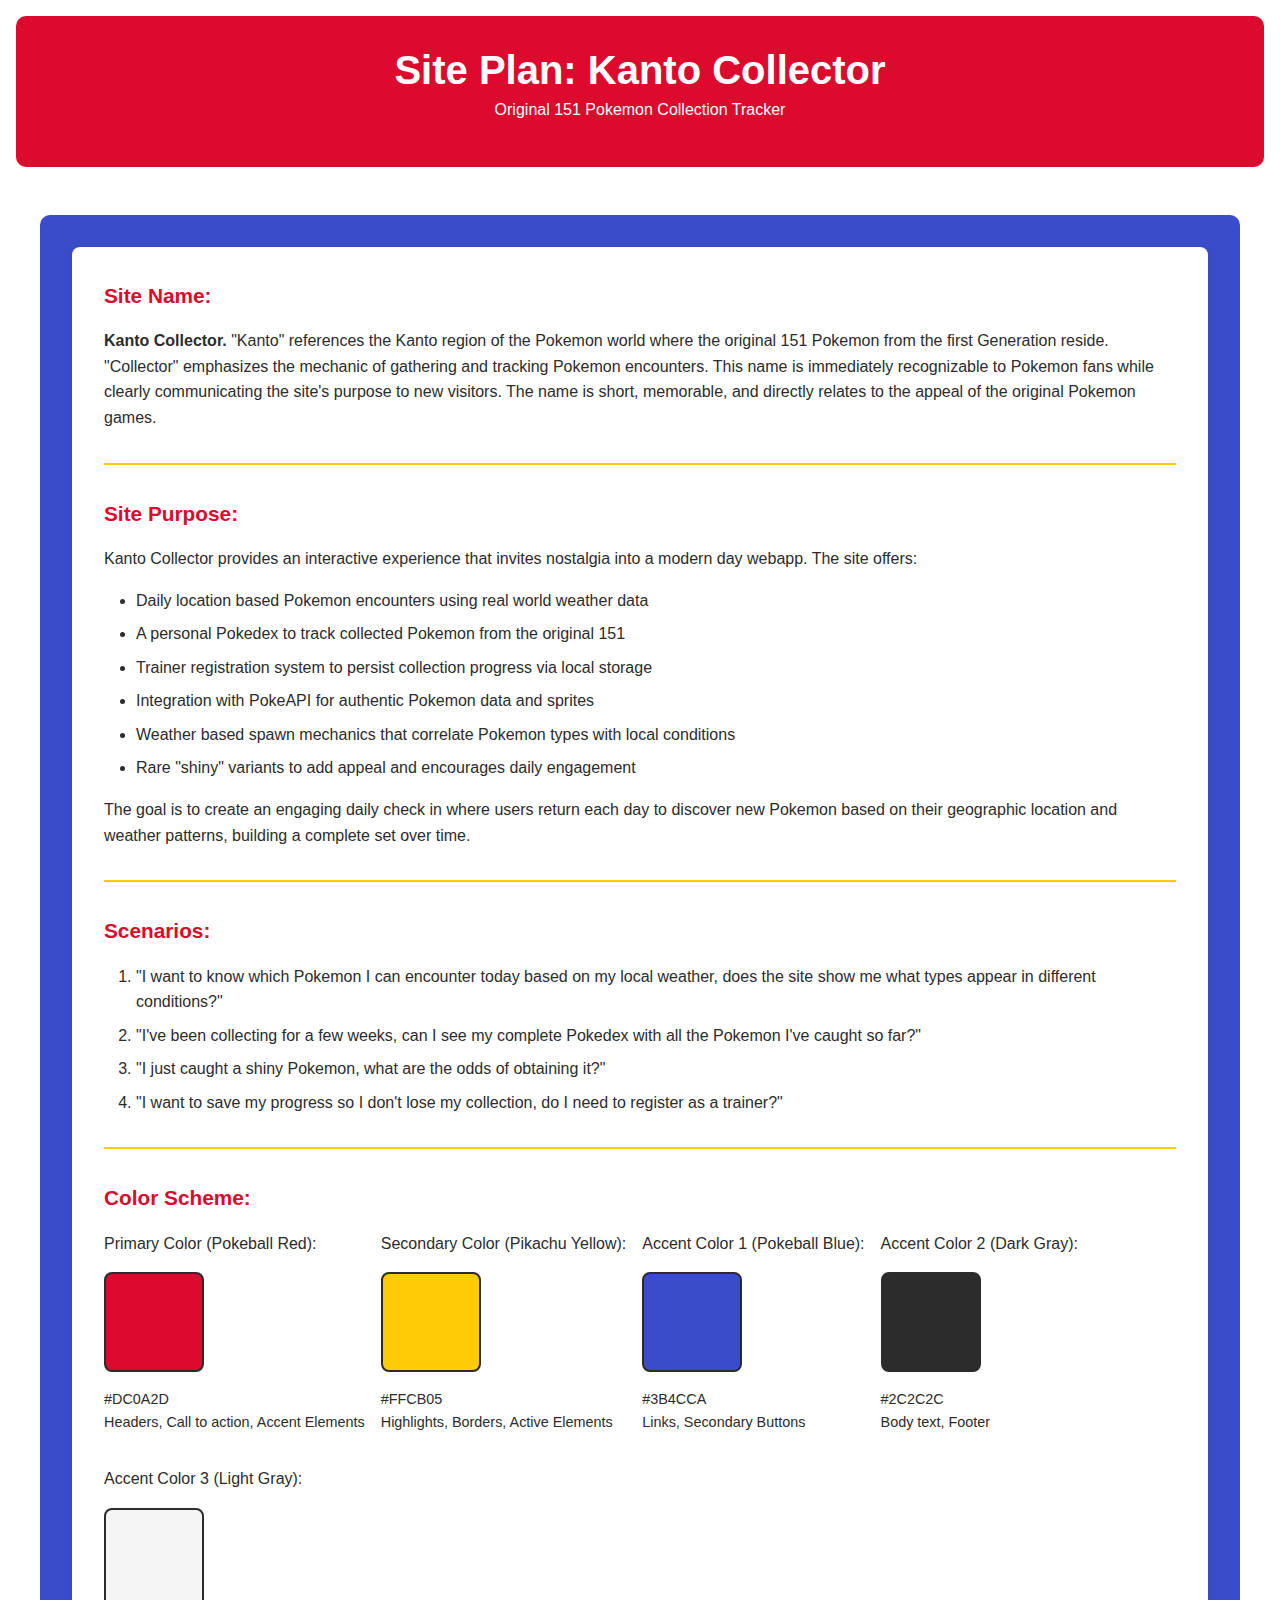
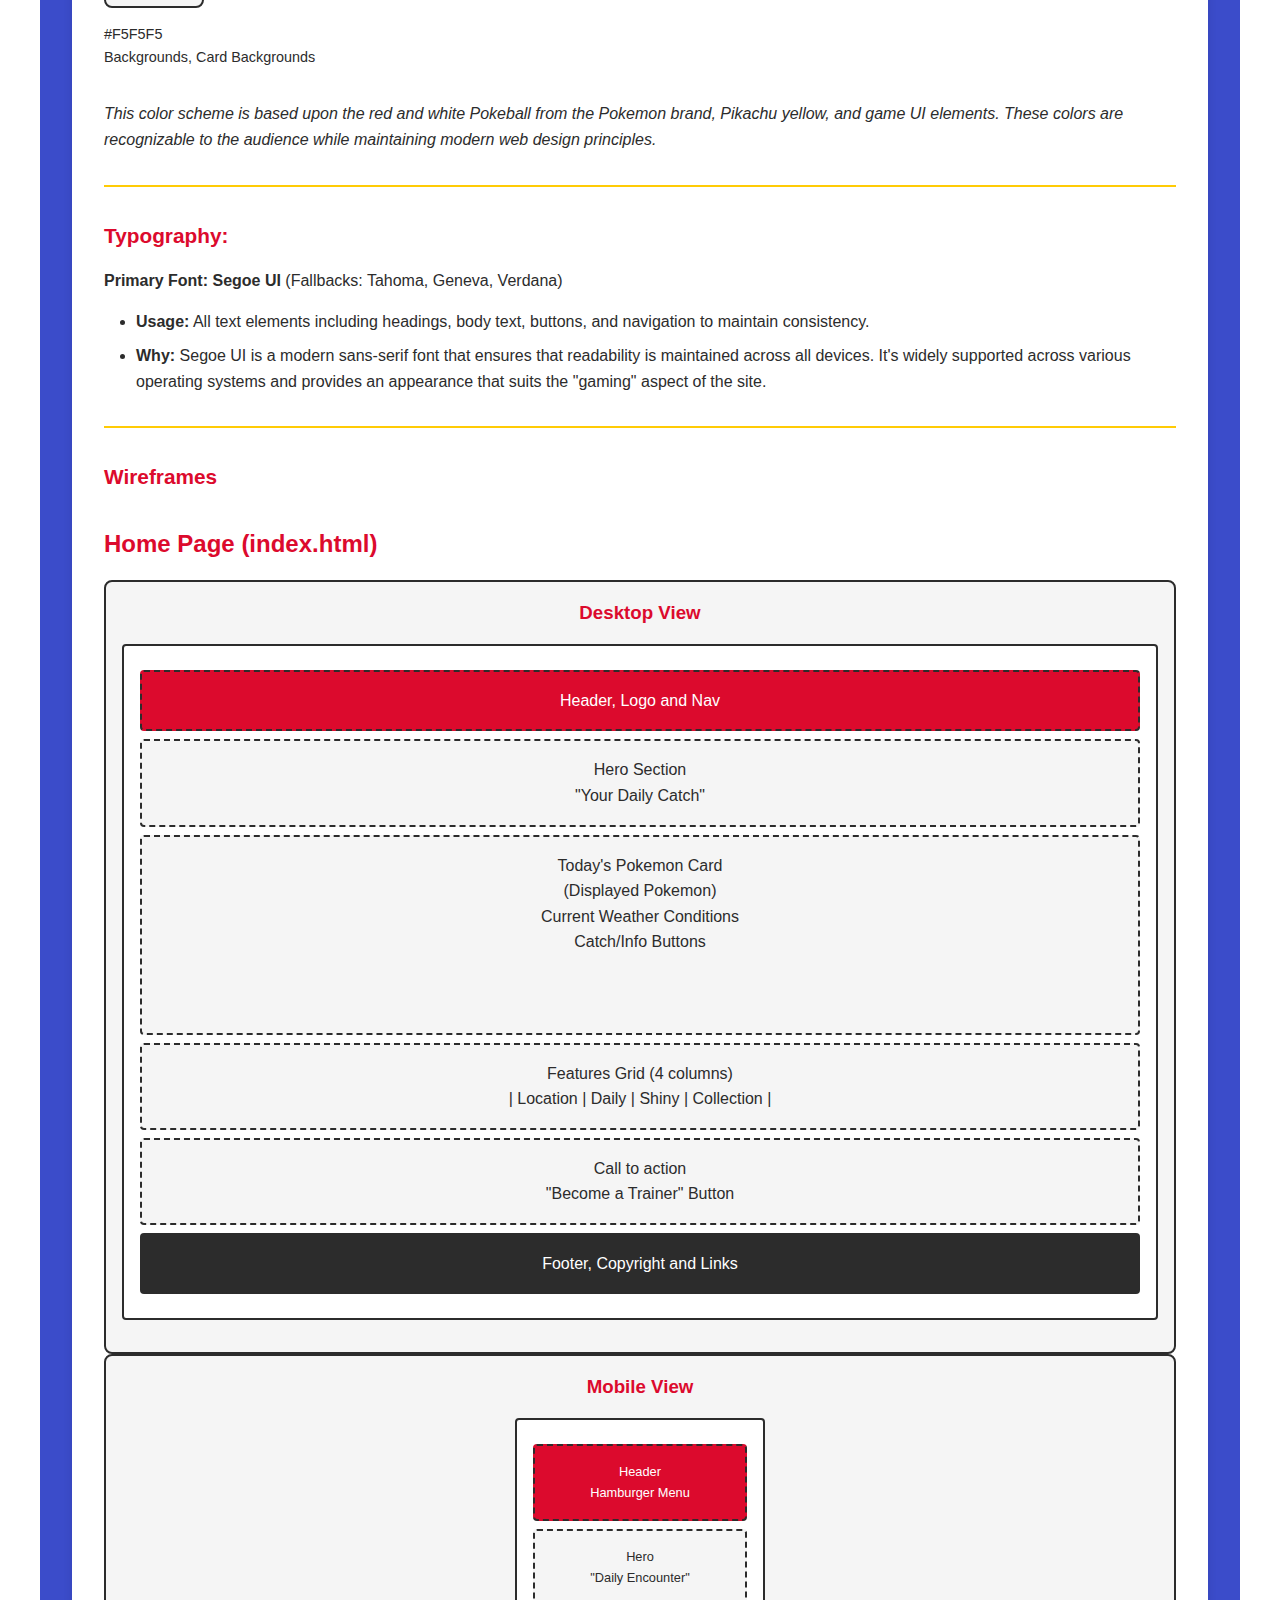
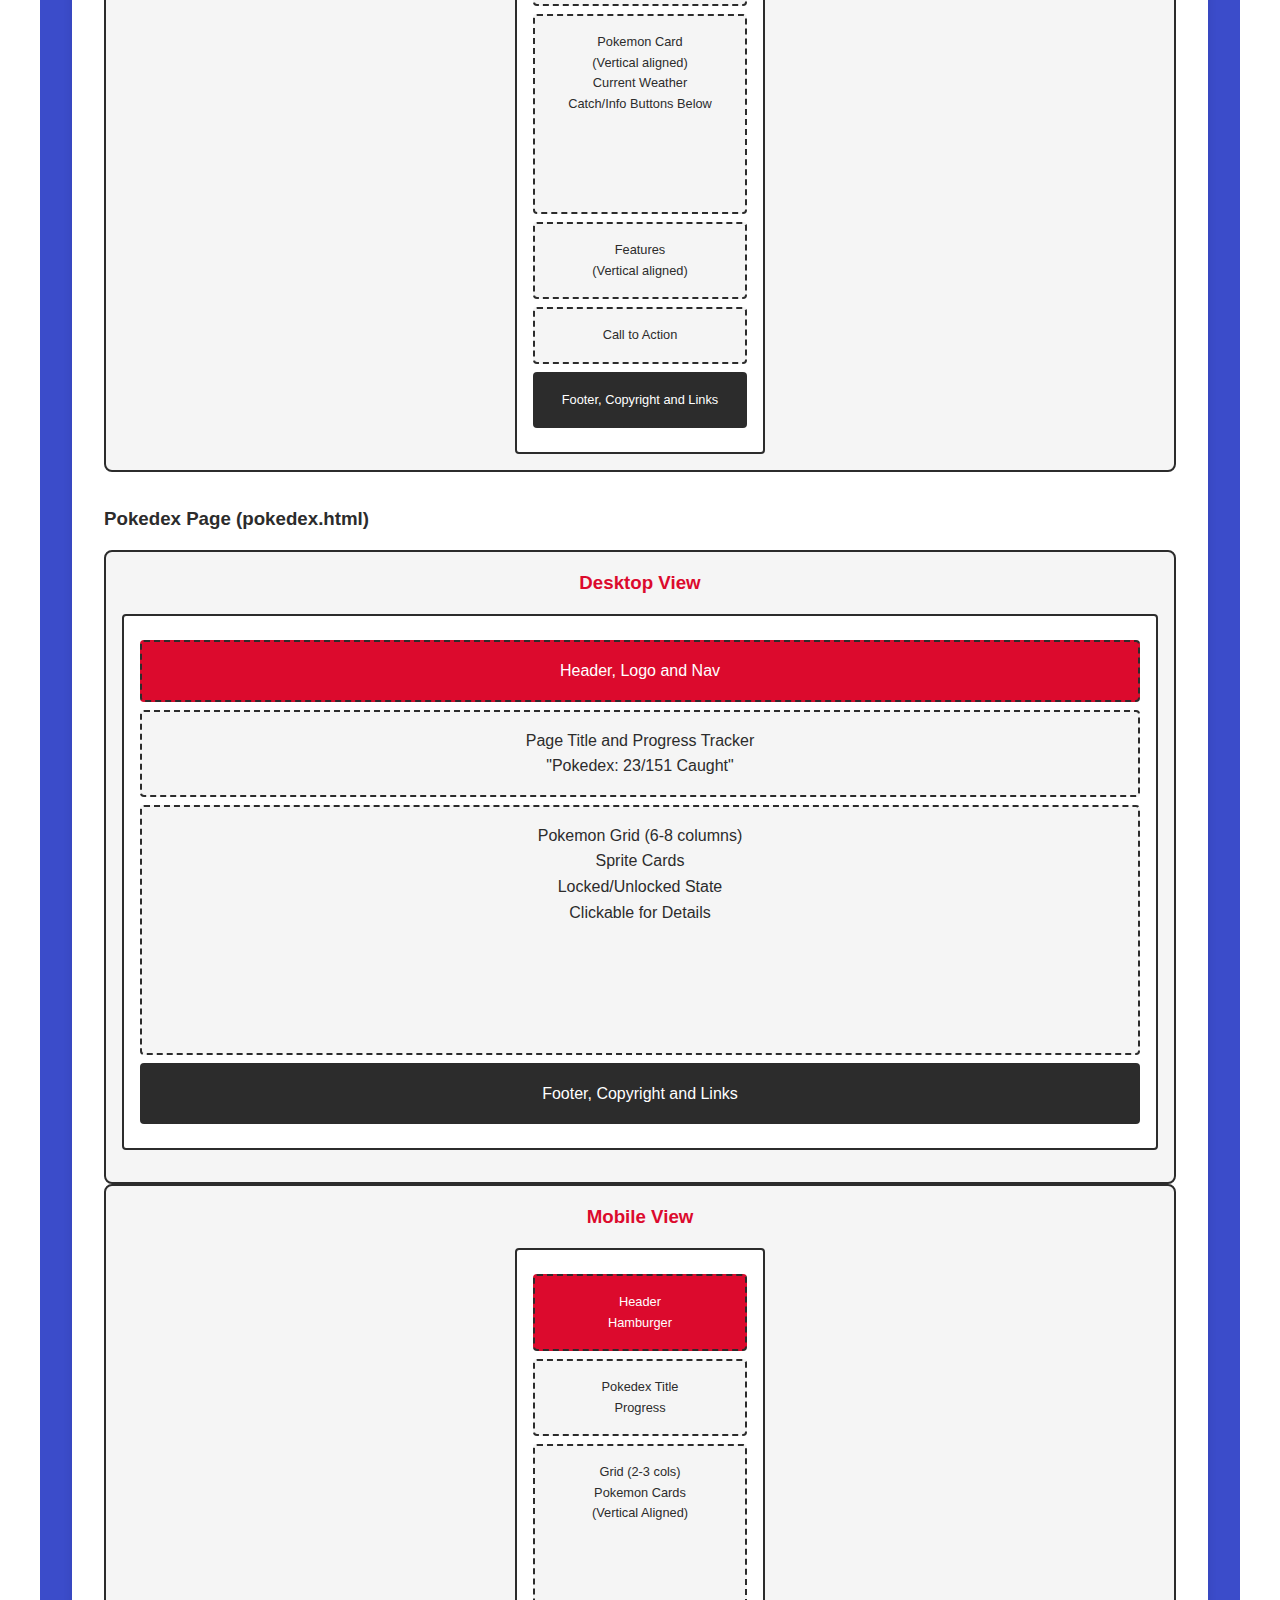
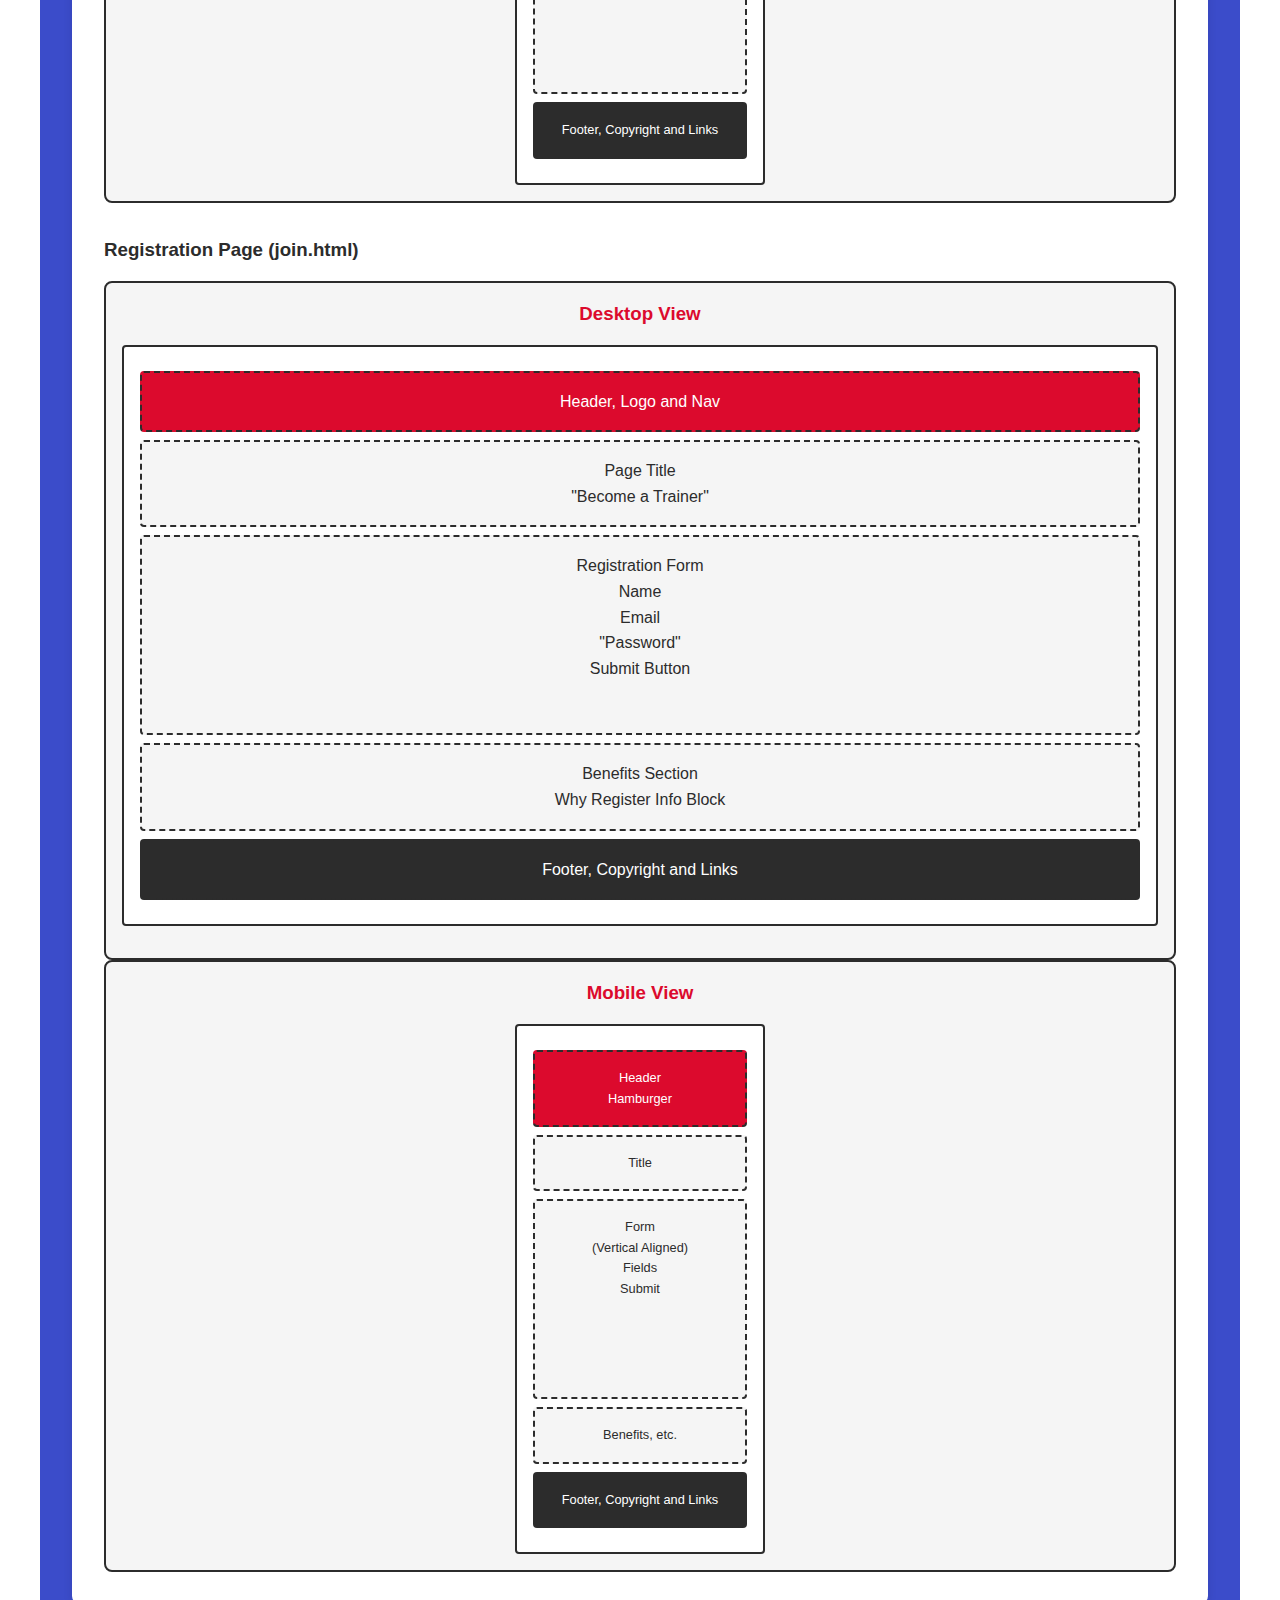
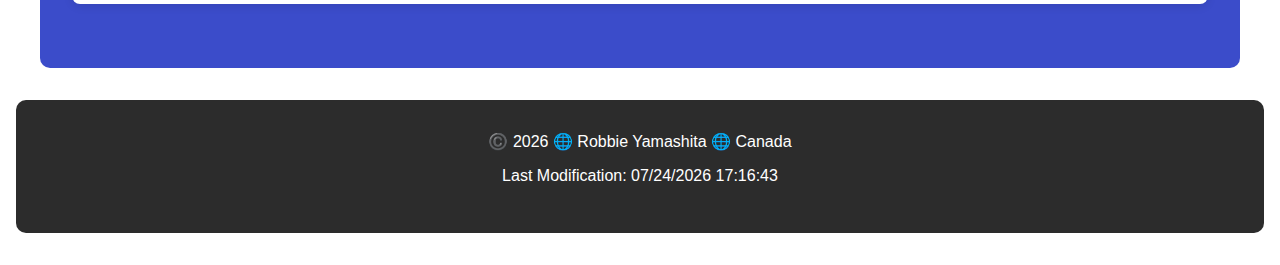
<file: final/siteplan.html>
<!DOCTYPE html>
<html lang="en">
<head>
  <meta charset="UTF-8">
  <meta name="viewport" content="width=device-width, initial-scale=1.0">
  <meta name="author" content="Robbie Yamashita">
  <meta name="description" content="Kanto Collector Site plan for WDD231 final project, an interactive daily Pokemon collection tracker.">
  <title>Site Plan | Kanto Collector</title>

  <link rel="stylesheet" href="styles/siteplan.css">
  <script src="scripts/siteplan.js" defer></script>
</head>
<body>
  <header>
    <h1>Site Plan: Kanto Collector</h1>
    <p>Original 151 Pokemon Collection Tracker</p>
  </header>

  <main>
    <div class="card">
      <strong>Site Name:</strong>
      <p><b>Kanto Collector.</b> "Kanto" references the Kanto region of the Pokemon world where the original 151 Pokemon from the first Generation reside. "Collector" emphasizes the mechanic of gathering and tracking Pokemon encounters. This name is immediately recognizable to Pokemon fans while clearly communicating the site's purpose to new visitors. The name is short, memorable, and directly relates to the appeal of the original Pokemon games.</p>
      <hr>
      <strong>Site Purpose:</strong>
      <p>Kanto Collector provides an interactive experience that invites nostalgia into a modern day webapp. The site offers:</p>
      <ul>
        <li>Daily location based Pokemon encounters using real world weather data</li>
        <li>A personal Pokedex to track collected Pokemon from the original 151</li>
        <li>Trainer registration system to persist collection progress via local storage</li>
        <li>Integration with PokeAPI for authentic Pokemon data and sprites</li>
        <li>Weather based spawn mechanics that correlate Pokemon types with local conditions</li>
        <li>Rare "shiny" variants to add appeal and encourages daily engagement</li>
      </ul>
      <p>The goal is to create an engaging daily check in where users return each day to discover new Pokemon based on their geographic location and weather patterns, building a complete set over time.</p>
      <hr>
      <strong>Scenarios:</strong>
      <ol>
        <li>"I want to know which Pokemon I can encounter today based on my local weather, does the site show me what types appear in different conditions?"</li>
        <li>"I've been collecting for a few weeks, can I see my complete Pokedex with all the Pokemon I've caught so far?"</li>
        <li>"I just caught a shiny Pokemon, what are the odds of obtaining it?"</li>
        <li>"I want to save my progress so I don't lose my collection, do I need to register as a trainer?"</li>
      </ol>
      <hr>

      <strong>Color Scheme:</strong>
      <div class="color-scheme">
        <div>
          <p>Primary Color (Pokeball Red):</p>
          <span class="color-card primary-color"></span>
          <p class="color-label">#DC0A2D<br>Headers, Call to action, Accent Elements</p>
        </div>
        <div>
          <p>Secondary Color (Pikachu Yellow):</p>
          <span class="color-card secondary-color"></span>
          <p class="color-label">#FFCB05<br>Highlights, Borders, Active Elements</p>
        </div>
        <div>
          <p>Accent Color 1 (Pokeball Blue):</p>
          <span class="color-card accent-color-1"></span>
          <p class="color-label">#3B4CCA<br>Links, Secondary Buttons</p>
        </div>
        <div>
          <p>Accent Color 2 (Dark Gray):</p>
          <span class="color-card accent-color-2"></span>
          <p class="color-label">#2C2C2C<br>Body text, Footer</p>
        </div>
        <div>
          <p>Accent Color 3 (Light Gray):</p>
          <span class="color-card accent-color-3"></span>
          <p class="color-label">#F5F5F5<br>Backgrounds, Card Backgrounds</p>
        </div>
      </div>
      <p><i>This color scheme is based upon the red and white Pokeball from the Pokemon brand, Pikachu yellow, and game UI elements. These colors are recognizable to the audience while maintaining modern web design principles.</i></p>
      <hr>

      <strong>Typography:</strong>
      <p><b>Primary Font: Segoe UI</b> (Fallbacks: Tahoma, Geneva, Verdana)</p>
      <ul>
        <li><b>Usage:</b> All text elements including headings, body text, buttons, and navigation to maintain consistency.</li>
        <li><b>Why:</b> Segoe UI is a modern sans-serif font that ensures that readability is maintained across all devices. It's widely supported across various operating systems and provides an appearance that suits the "gaming" aspect of the site.</li>
      </ul>
      <hr>

      <strong>Wireframes</strong>
      <div class="wireframe-section">
        <h2>Home Page (index.html)</h2>
        <div class="wireframe-container">
          <div class="wireframe">
            <h3>Desktop View</h3>
            <div class="wireframe-desktop">
              <div class="wireframe-box wireframe-box-header">Header, Logo and Nav</div>
              <div class="wireframe-box">Hero Section<br>"Your Daily Catch"</div>
              <div class="wireframe-box wireframe-box-featured">Today's Pokemon Card<br>(Displayed Pokemon)<br>Current Weather Conditions<br>Catch/Info Buttons</div>
              <div class="wireframe-box">Features Grid (4 columns)<br>| Location | Daily | Shiny | Collection |</div>
              <div class="wireframe-box">Call to action<br>"Become a Trainer" Button</div>
              <div class="wireframe-box wireframe-box-footer">Footer, Copyright and Links</div>
            </div>
          </div>

          <div class="wireframe">
            <h3>Mobile View</h3>
            <div class="wireframe-mobile">
              <div class="wireframe-box wireframe-box-header wireframe-box-mobile">Header<br>Hamburger Menu</div>
              <div class="wireframe-box wireframe-box-mobile">Hero<br>"Daily Encounter"</div>
              <div class="wireframe-box wireframe-box-featured wireframe-box-mobile">Pokemon Card<br>(Vertical aligned)<br>Current Weather<br>Catch/Info Buttons Below</div>
              <div class="wireframe-box wireframe-box-mobile">Features<br>(Vertical aligned)</div>
              <div class="wireframe-box wireframe-box-mobile">Call to Action</div>
              <div class="wireframe-box wireframe-box-footer wireframe-box-mobile">Footer, Copyright and Links</div>
            </div>
          </div>
        </div>
      </div>

      <div class="wireframe-section">
        <h3>Pokedex Page (pokedex.html)</h3>
        <div class="wireframe-container">
          <div class="wireframe">
            <h3>Desktop View</h3>
            <div class="wireframe-desktop">
              <div class="wireframe-box wireframe-box-header">Header, Logo and Nav</div>
              <div class="wireframe-box">Page Title and Progress Tracker<br>"Pokedex: 23/151 Caught"</div>
              <div class="wireframe-box wireframe-box-grid">Pokemon Grid (6-8 columns)<br>Sprite Cards<br>Locked/Unlocked State<br>Clickable for Details</div>
              <div class="wireframe-box wireframe-box-footer">Footer, Copyright and Links</div>
            </div>
          </div>

          <div class="wireframe">
            <h3>Mobile View</h3>
            <div class="wireframe-mobile">
              <div class="wireframe-box wireframe-box-header wireframe-box-mobile">Header<br>Hamburger</div>
              <div class="wireframe-box wireframe-box-mobile">Pokedex Title<br>Progress</div>
              <div class="wireframe-box wireframe-box-grid wireframe-box-mobile">Grid (2-3 cols)<br>Pokemon Cards<br>(Vertical Aligned)</div>
              <div class="wireframe-box wireframe-box-footer wireframe-box-mobile">Footer, Copyright and Links</div>
            </div>
          </div>
        </div>
      </div>

      <div class="wireframe-section">
        <h3>Registration Page (join.html)</h3>
        <div class="wireframe-container">
          <div class="wireframe">
            <h3>Desktop View</h3>
            <div class="wireframe-desktop">
              <div class="wireframe-box wireframe-box-header">Header, Logo and Nav</div>
              <div class="wireframe-box">Page Title<br>"Become a Trainer"</div>
              <div class="wireframe-box wireframe-box-form">Registration Form<br>Name<br>Email<br>"Password"<br>Submit Button</div>
              <div class="wireframe-box">Benefits Section<br>Why Register Info Block</div>
              <div class="wireframe-box wireframe-box-footer">Footer, Copyright and Links</div>
            </div>
          </div>

          <div class="wireframe">
            <h3>Mobile View</h3>
            <div class="wireframe-mobile">
              <div class="wireframe-box wireframe-box-header wireframe-box-mobile">Header<br>Hamburger</div>
              <div class="wireframe-box wireframe-box-mobile">Title</div>
              <div class="wireframe-box wireframe-box-form wireframe-box-mobile">Form<br>(Vertical Aligned)<br>Fields<br>Submit</div>
              <div class="wireframe-box wireframe-box-mobile">Benefits, etc.</div>
              <div class="wireframe-box wireframe-box-footer wireframe-box-mobile">Footer, Copyright and Links</div>
            </div>
          </div>
        </div>
      </div>
    </div>
  </main>

  <footer>
    <p>©️ <span id="currentyear">2025</span> 🌐 Robbie Yamashita 🌐 Canada</p>
    <p>Last Modification: <span id="lastModified"></span></p>
  </footer>
</body>
</html>
</file>
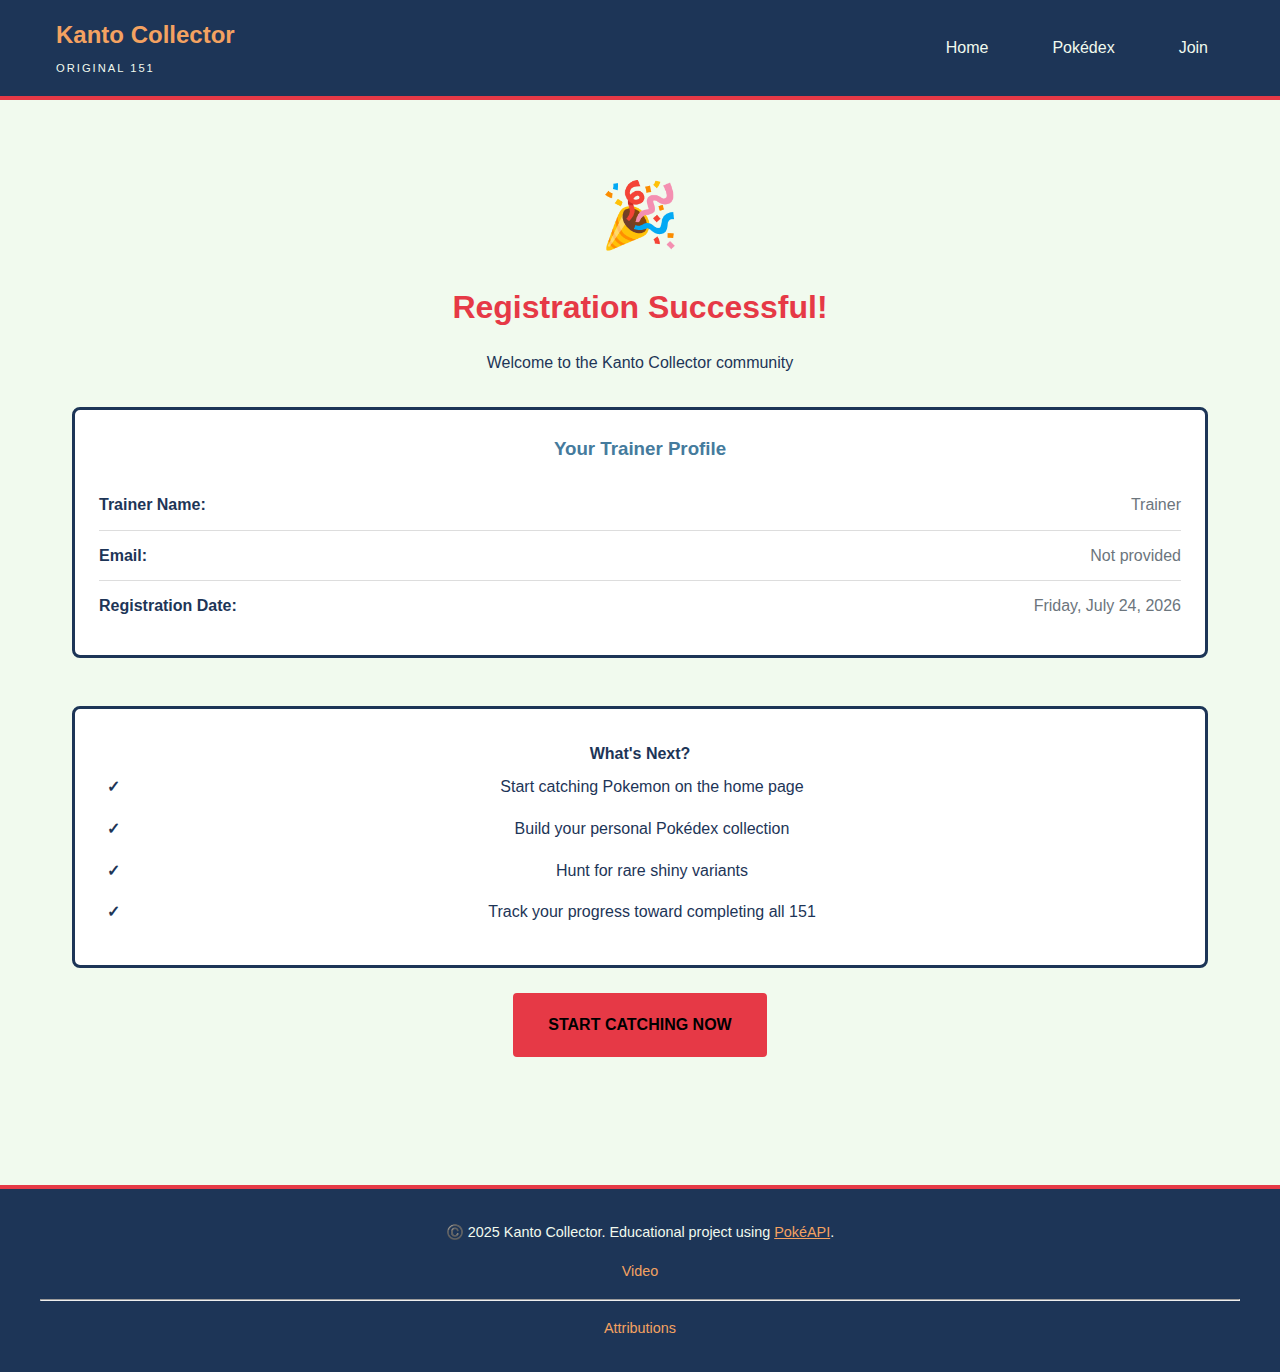
<file: final/thankyou.html>
<!DOCTYPE html>
<html lang="en">
<head>
  <meta charset="UTF-8">
  <meta name="viewport" content="width=device-width, initial-scale=1.0">
  <meta name="description" content="Kanto Collector | Registration successful page - Welcome trainer!">
  <meta name="author" content="Robbie Yamashita">

  <meta property="og:title" content="Kanto Collector | Welcome New Trainer">
  <meta property="og:description" content="Successfully registered as a Pokemon trainer!">
  <meta property="og:type" content="website">
  <meta property="og:url" content="https://rpathway.github.io/wdd231/final/index.html">
  <meta property="og:image" content="https://rpathway.github.io/wdd231/final/images/og-image.svg">

  <title>Kanto Collector | Welcome</title>
  <link rel="icon" href="favicon.ico">

  <link rel="preconnect" href="https://fonts.googleapis.com">
  <link rel="preconnect" href="https://fonts.gstatic.com" crossorigin>
  <link href="https://fonts.googleapis.com/css2?family=Inter:opsz@14..32&display=swap" rel="stylesheet">

  <link rel="stylesheet" href="styles/kanto-collector.css">
  <link rel="stylesheet" href="styles/kanto-collector-large.css">
  <script src="scripts/thankyou.js" defer></script>
</head>
<body>
  <header>
    <div class="header-container">
      <div class="logo">
        <h1>Kanto Collector</h1>
        <span class="tagline">Original 151</span>
      </div>
      <button class="hamburger" aria-label="Mobile navigation menu button" aria-expanded="false">☰</button>
      <nav>
        <ul>
          <li><a href="index.html">Home</a></li>
          <li><a href="pokedex.html">Pokédex</a></li>
          <li><a href="join.html">Join</a></li>
        </ul>
      </nav>
    </div>
  </header>

  <main>
    <div class="thankyou-container">
      <div class="thankyou-icon">🎉</div>
      <h2>Registration Successful!</h2>
      <p>Welcome to the Kanto Collector community</p>

      <div class="user-info">
        <h3>Your Trainer Profile</h3>
        <div class="info-item">
          <strong>Trainer Name:</strong>
          <span id="displayName"></span>
        </div>
        <div class="info-item">
          <strong>Email:</strong>
          <span id="displayEmail"></span>
        </div>
        <div class="info-item">
          <strong>Registration Date:</strong>
          <span id="displayDate"></span>
        </div>
      </div>

      <div class="benefits-section">
        <h4>What's Next?</h4>
        <ul>
          <li>Start catching Pokemon on the home page</li>
          <li>Build your personal Pokédex collection</li>
          <li>Hunt for rare shiny variants</li>
          <li>Track your progress toward completing all 151</li>
        </ul>
      </div>
      <br>

      <a href="index.html" class="btn-primary">Start Catching Now</a>
    </div>
  </main>

  <footer>
    <div class="footer-container">
      <p>©️ 2025 Kanto Collector. Educational project using <a href="https://pokeapi.co" target="_blank" rel="noopener"><u>PokéAPI</u></a>.</p>
      <p><a href="https://byupathwayworldwideprod-my.sharepoint.com/:v:/g/personal/ryamashita1_byupathway_edu/IQAJZtWdu1rTSru9M7oVZXXeAcZdLlSvEl3VTaDZhaiHSj4?nav=eyJyZWZlcnJhbEluZm8iOnsicmVmZXJyYWxBcHAiOiJPbmVEcml2ZUZvckJ1c2luZXNzIiwicmVmZXJyYWxBcHBQbGF0Zm9ybSI6IldlYiIsInJlZmVycmFsTW9kZSI6InZpZXciLCJyZWZlcnJhbFZpZXciOiJNeUZpbGVzTGlua0NvcHkifX0&e=wbW6gA" target="_blank">Video</a></p>
      <hr>
      <div class="footer-nav">
        <a href="attributions.html">Attributions</a>
      </div>
    </div>
  </footer>
</body>
</html>
</file>
<file: styles/small.css>
:root {
  font-family: "Roboto Mono", sans-serif;
  --primary-color: #858ae3;
  --secondary-color: #613dc1;
  --accent-color: #97dffc;

  --text-color: #1f2937;
  --text-color-light: #3a3a3a;

  --bg-secondary: #f3f4f6;
  --border-color: #d3d3d3;
  --success-color: #10b981;

  --rounded: 10px;
  --shadow: 0 1px 3px rgba(0, 0, 0, 0.1);
  --shadow-lg: 0 10px 15px rgba(0, 0, 0, 0.1);
}


* {
  padding: 0;
  margin: 0;
  box-sizing: border-box;
}

body {
  gap: 2rem;

  color: black;
}

img {
  display: block;
  height: auto;
  max-width: 100%;
}

/* Header Styles */

header {
  box-shadow: var(--shadow-lg);
  background-color: var(--primary-color);
}

header img {
  height: 50px;
  width: 50px;
}

.header-content {
  display: flex;
  padding: 1rem;
  margin: 0 auto;
  max-width: 1200px;

  align-items: center;
  justify-content: space-between;
}

.logo-section {
  display: flex;
  gap: 1rem;

  align-items: center;
}

.site-name {
  font-size: 1.25rem;
  font-weight: 700;
}


/* Hamburger Menu */


.hamburger {
  color: #000;
  
  font-size: 2rem;
  
  border: none;
  background: none;

  cursor: pointer;
}

.hamburger::before {
  content: "\2630";
}

.hamburger.active::before {
  font-size: 2.5rem;
  content: "\00D7";
}


/* Navigation */


.navigation {
  margin: 0 auto;
  max-width: 1200px;
}

.navigation ul {
  display: none;
  flex-direction: column;
  margin: 0;
  padding: 0;

  list-style: none;
}

.navigation.open ul {
  display: flex;
}

.navigation li {
  border-top: 1px solid var(--secondary-color);
}

.navigation a {
  display: block;
  padding: 1rem;
  color: black;

  text-decoration: none;
  transition: background-color 0.3s ease;
}

.navigation a:hover {
  background-color: var(--secondary-color);
}

.navigation a.active {
  font-weight: 600;
  color: white;
  background-color: var(--secondary-color);
}


/* Main Content */


main {
  margin: 0 auto;
  padding: 1.5rem 1rem;
  max-width: 1080px;
}

h1 {
  margin-bottom: 1.5rem;
  font-size: 2rem;

  color: var(--secondary-color);
}

h2 {
  padding-bottom: 0.5rem;
  margin-bottom: 1rem;

  font-size: 1.5rem;

  border-bottom: 2px solid var(--primary-color);
}

h3 {
  margin-bottom: 0.5rem;
  font-size: 1.25rem;
}

section {
  margin-bottom: 3rem;
}


/* Profile Section */


.profile-content {
  display: flex;
  flex-direction: column;
  gap: 1.5rem;
}

.profile-img {
  margin: 0 auto;
  width: 200px;
  height: 200px;

  border-radius: var(--rounded);
  box-shadow: var(--shadow-lg);
}

.profile-text p {
  margin-bottom: 1rem;
  line-height: 1.8;
}


/* Certificates */


.filter-buttons {
  display: flex;
  flex-wrap: wrap;
  margin-bottom: 1.5rem;
  gap: 0.5rem;
}

.filter-btn {
  padding: 0.5rem 1rem;

  font-weight: 600;

  border: 2px solid var(--primary-color);
  border-radius: var(--rounded);
  background-color: white;

  transition: all 0.3s ease;

  cursor: pointer;
}

.filter-btn:hover {
  color: black;
  border-color: var(--accent-color);
  background-color: var(--accent-color);
}

.filter-btn.active {
  background-color: var(--primary-color);
}

.course-grid {
  display: grid;
  gap: 1rem;
  margin-bottom: 1rem;
}

.course-card {
  padding: 1rem;

  border: 2px solid var(--border-color);
  border-radius: var(--rounded);
  background-color: var(--bg-secondary);

  transition: all 0.3s ease;
}

.course-card.completed {
  border-color: var(--success-color);
  background-color: #d1fae5;
}

.course-card.completed:hover {
  box-shadow: var(--shadow-lg);
  transform: translateY(-2px);
}

.course-title {
  margin-bottom: 4px;

  font-weight: 700;

  color: var(--text-color);
}

.course-credits {
  color: var(--text-color-light);
  font-size: 14px;
}

.credits-total {
  padding: 1rem;

  text-align: center;

  font-weight: 600;
  font-size: 1rem;

  color: var(--secondary-color);
  border: 2px solid var(--border-color);
  border-radius: var(--rounded);
  background-color: var(--bg-secondary);
}


/* Footer */


footer {
  padding: 2rem 1rem;
  margin-top: 3rem;

  color: white;

  background-color: var(--text-color);
}

.social-links {
  display: flex;
  margin-bottom: 1.5rem;
  gap: 1.5rem;

  justify-content: center;
}

.social-links a {
  color: white;
  transition: color 0.3s ease, transform 0.3s ease;
}

.social-links img {
  height: 25px;
  width: 25px;
}

.social-links a:hover {
  transform: scale(1.1);
}

.copyright, .last-modified {
  text-align: center;
  margin: 0.5rem 0;
}

.copyright {
  font-weight: 600;
}

.last-modified {
  font-size: 14px;
  color: lightgray;
}
</file>
<file: styles/larger.css>
@media screen and (min-width: 768px) {
  .hamburger {
    display: none;
  }

  .navigation ul {
    display: flex;
    flex-direction: row;
    padding: 0 1rem;

    justify-content: center;
  }

  .navigation li {
    border: none;
  }

  .navigation a {
    padding: 1rem 1.5rem;
    margin: 0 4px;

    border-radius: var(--rounded);
  }

  h1 {
    font-size: 2.5rem;
  }

  h2 {
    font-size: 1.75rem;
  }

  .profile-content {
    flex-direction: row;
    align-items: center;
  }

  .course-grid {
    grid-template-columns: repeat(2, 1fr);
    gap: 1.5rem;
  }

  footer {
    padding: 3rem 2rem;
  }
}

/* Desktop */

@media screen and (min-width: 1080px) {
  main {
    padding: 2rem 2rem;
  }

  h1 {
    font-size: 3rem;
  }

  .course-grid {
    grid-template-columns: repeat(3, 1fr);
    gap: 2rem;
  }

  .course-card {
    padding: 1.5rem;
  }

  /* Underline flair */

  .navigation a {
    position: relative;
  }

  .navigation a::after {
    position: absolute;
    height: 2px;
    width: 0;
    left: 50%;
    bottom: 0;

    content: '';
    background-color: white;

    transition: all 0.3s ease;
    transform: translateX(-50%);
  }

  .navigation a:hover::after {
    width: 80%;
  }
}

/* XL screens */

@media screen and (min-width: 1440px) {
  .course-grid {
    grid-template-columns: repeat(4, 1fr);
  }
}
</file>
<file: chamber/styles/small.css>
:root {
  font-family: "Segoe UI", Tahoma, Geneva, Verdana, sans-serif;
  --primary-color: #003d7a;
  --secondary-color: #00aeef;
  --card-bg: #f8f9fa;
  
  --rounded: 10px;
  --shadow: 0 2px 5px rgba(0, 0, 0, 0.1);
  --border-color: 2px solid #e0e0e0;
}

* {
  padding: 0;
  margin: 0;
  box-sizing: border-box;
}

body {
  line-height: 1.6rem;
}


/* Header */


header {
  padding: 1rem;

  color: white;
  box-shadow: var(--shadow);
  background: var(--primary-color);
}

.logo {
  display: flex;
  margin-bottom: 1rem;
  gap: 1rem;

  align-items: center;
}

.logo img {
  width: 50px;
  height: 50px;
}

.logo span {
  font-size: 1.2rem;
  font-weight: bold;
}


/* Navigation */


#menuButton {
  display: block;
  padding: 0.75rem;
  width: 100%;

  font-size: 1.5rem;

  color: white;
  border: none;
  border-radius: var(--rounded);
  background: var(--secondary-color);

  cursor: pointer;
}

.navigation {
  display: none;
  list-style: none;
}

.navigation.open {
  display: block;
}

.navigation li {
  margin: 0;
}

.navigation a {
  display: block;
  padding: 1rem;

  color: white;
  border-bottom: 1px solid rgba(255, 255, 255, 0.1);

  text-decoration: none;
  transition: background 0.3s;
}

.navigation a:hover, .navigation a.active {
  color: black;
  background: var(--secondary-color);
}


/* Main Content */


main {
  padding: 1rem;
  margin: 0 auto;
  max-width: 1200px;
  min-height: 60vh;
}

main h1 {
  margin: 1rem 0;

  text-align: center;
  color: var(--primary-color);
}


/* Directory Controls */


.directory-controls {
  display: flex;
  margin: 2rem 0;

  justify-content: center;
}

.view-toggle {
  display: flex;
  padding: 0.5rem;
  gap: 0.5rem;

  background: var(--card-bg);
  border-radius: var(--rounded);
}

.view-btn {
  padding: 0.75rem 1.5rem;

  font-size: 1.5rem;

  background: white;
  border: var(--border-color);
  border-radius: var(--rounded);

  cursor: pointer;
  transition: all 0.3s;
}

.view-btn:hover {
  border-color: var(--secondary-color);
}

.view-btn.active {
  color: white;
  background: var(--primary-color);
  border-color: var(--primary-color);
}


/* Directory */


#directory {
  display: grid;
  gap: 1.5rem;
}

.grid-view {
  grid-template-columns: 1fr;
}


/* Member Cards */


.member-card {
  padding: 1.5rem;

  box-shadow: var(--shadow);
  background: var(--card-bg);
  border-radius: var(--rounded);

  transition: transform 0.3s, box-shadow 0.3s;
}

.member-card:hover {
  transform: translateY(-5px);
  box-shadow: 0 4px 12px rgba(0, 0, 0, 0.15);
}

.member-header {
  display: flex;
  padding-bottom: 1rem;
  margin-bottom: 1rem;
  gap: 1rem;

  align-items: center;

  border-bottom: var(--border-color);
}

.member-logo {
  width: 80px;
  height: 80px;

  object-fit: cover;

  color: white;
  background: var(--primary-color);
  border-radius: var(--rounded);
}

.member-info h2 {
  margin: 0 0 0.5rem 0;
  
  font-size: 1.3rem;
  color: var(--primary-color);
}

.membership-badge {
  display: inline-block;
  padding: 0.25rem 0.75rem;

  font-size: 0.8rem;
  font-weight: bold;

  border-radius: var(--rounded);

  text-transform: uppercase;
}

.badge-gold {
  background: #ffa500;
}

.badge-silver {
  background: #a8a8a8;
}

.badge-member {
  background: #45a049;
}

.member-details p {
  margin: 0.5rem 0;
}

.member-details strong {
  color: var(--primary-color);
}

.member-details a {
  color: var(--primary-color);
  text-decoration: none;
}

.member-details a:hover {
  text-decoration: underline;
}


/* List View */


.list-view {
  grid-template-columns: 1fr;
  gap: 0;
}

.list-view .member-card {
  display: grid;
  grid-template-columns: 1fr auto;
  padding: 1rem 1.5rem;
  gap: 2rem;
  
  align-items: center;
  
  background: white;
  border-radius: 0;
  border-bottom: 1px solid #e0e0e0;
  box-shadow: none;
}

.list-view .member-card:hover {
  transform: none;
  background: #f8f9fa;
}

.list-view .member-card:first-child {
  border-top: 1px solid #e0e0e0;
}

.list-view .member-header {
  display: flex;
  flex-direction: row;
  padding-bottom: 0;
  margin-bottom: 0;
  gap: 1.5rem;

  align-items: center;

  border-bottom: none;
}

.list-view .member-logo {
  display: none;
}

.list-view .member-info {
  display: flex;
  flex-direction: column;
  gap: 0.25rem;
}

.list-view .member-info h2 {
  margin: 0;

  font-size: 1.2rem;
  font-weight: bold;
}

.list-view .membership-badge {
  align-self: flex-start;
}

.list-view .member-details {
  display: flex;
  flex-direction: column;
  gap: 0.25rem;

  text-align: right;
  font-size: 0.9rem;
}

.list-view .member-details p {
  margin: 0;
}

.list-view .member-details strong {
  display: none;
}

.list-view .member-details p:nth-child(1),
.list-view .member-details p:nth-child(2),
.list-view .member-details p:nth-child(6) {
  display: none;
}


/* Footer */


footer {
  padding: 2rem 1rem;
  margin-top: 3rem;

  color: white;
  background: var(--primary-color);
}

.footer-content {
  display: grid;
  margin: 0 auto;
  gap: 2rem;
}

.contact-info p {
  margin: 0.5rem 0;
}

.footer-info p {
  margin: 0.5rem 0;
}

.student-name {
  font-weight: bold;
  font-size: 1.1rem;
}

.project-name {
  font-weight: bold;
  color: #ffa500;
}

.footer-bottom {
  padding-top: 1rem;
  margin-top: 1rem;

  text-align: center;
  border-top: 1px solid rgba(255, 255, 255, 0.2);
}


/* Loading State */


.loading {
  text-align: center;
  padding: 3rem;
  color: #666;
}

.loading::after {
  content: " ...";
  animation: dots 1.5s infinite;
}

@keyframes dots {
  0%, 20% {
    content: " .";
  }
  40% {
    content: " ..";
  }
  60%, 100% {
    content: " ...";
  }
}
</file>
<file: chamber/styles/larger.css>
@media screen and (min-width: 40rem) {
  header {
    padding: 1.5rem 2rem;
  }

  #menuButton {
    display: none;
  }

  nav {
    display: flex;
    justify-content: center;
  }

  .navigation {
    display: flex;
    flex-direction: row;
    gap: 0;
  }

  .navigation a {
    padding: 0.75rem 1.5rem;

    border-bottom: none;
    border-radius: var(--rounded);
  }

  main {
    padding: 2rem;
  }

  main h1 {
    font-size: 2.5rem;
  }

  .grid-view {
    grid-template-columns: repeat(2, 1fr);
  }

  .footer-content {
    grid-template-columns: 1fr 1fr;
    gap: 3rem;

    place-items: center;
  }
  
  .list-view .member-card {
    grid-template-columns: 2fr 1fr;
  }
}

@media (min-width: 64rem) {
  header {
    display: flex;

    align-items: center;
    justify-content: space-between;
  }

  .logo span {
    font-size: 1.5rem;
  }

  .navigation {
    gap: 0.5rem;
  }

  .grid-view, .home-grid {
    grid-template-columns: repeat(3, 1fr);
  }

  .list-view {
    grid-template-columns: 1fr;
  }

  .list-view .member-card {
    grid-template-columns: 3fr 2fr;
    padding: 1.5rem 2rem;
  }

  .list-view .member-header {
    gap: 2rem;
  }

  .list-view .member-info h2 {
    font-size: 1.3rem;
  }

  .list-view .member-details {
    font-size: 1rem;
    gap: 0.5rem;
  }

  .footer-content {
    grid-template-columns: 1fr 1fr;
  }
}

@media screen and (min-width: 40rem) {
  .hero {
    height: 500px;
  }

  .hero h1 {
    font-size: 2.5rem;
    line-height: 3rem;
  }
}

@media (min-width: 64rem) {
  .hero {
    height: 600px;
  }

  .hero h1 {
    font-size: 3.5rem;
  }
}
</file>
<file: final/styles/kanto-collector.css>
:root {
  --primary-color: #e63946;
  --secondary-color: #457b9d;
  --accent-color: #f4a261;

  --dark: #1d3557;
  --light: #f1faee;
  --gray: #6c757d;
}


* {
  margin: 0;
  padding: 0;
  box-sizing: border-box;
}

body {
  font-family: 'Segoe UI', Tahoma, Geneva, Verdana, sans-serif;
  min-height: 100vh;

  line-height: 1.6;

  color: var(--dark);
  background: var(--light);
}

header {
  position: sticky;
  padding: 1rem 0;
  top: 0;

  color: var(--light);
  background: var(--dark);
  border-bottom: 4px solid var(--primary-color);

  z-index: 100;
}

.header-container {
  display: flex;
  margin-left: 1rem;
  justify-content: space-between;
  align-items: center;
}

.logo h1 {
  font-size: 1.5rem;
  color: var(--accent-color);
}

.tagline {
  font-size: 0.7rem;
  text-transform: uppercase;
  letter-spacing: 2px;
  color: var(--light);
}


/* Nav */


.hamburger {
  display: flex;
  flex-direction: column;
  padding: 5px;
  margin-right: 1rem;
  gap: 4px;

  font-size: 1.6rem;

  color: white;
  border: none;
  border-radius: 8px;
  background: none;

  cursor: pointer;
  z-index: 101;
}

.hamburger span {
  width: 25px;
  height: 3px;

  background: var(--light);
  transition: 0.3s;
}

nav {
  position: fixed;
  padding-top: 4rem;
  top: 0;
  right: -100%;
  width: 70%;
  height: 100vh;

  background: var(--dark);
  transition: right 0.3s ease;
  z-index: 100;
}

nav.active {
  right: 0;
}

nav ul {
  display: flex;
  flex-direction: column;
  padding: 2rem;
  gap: 0;

  list-style: none;
}

nav a {
  display: block;
  padding: 1rem;

  color: var(--light);
  border-radius: 4px;

  transition: 0.3s;
  text-decoration: none;
}

nav a:hover, nav a.active {
  color: black;
  background: var(--primary-color);
}

main {
  padding: 2rem 1rem;
}


/* Hero */


.hero {
  text-align: center;
  padding: 2rem 0;
}

.hero-title {
  margin-bottom: 1rem;

  font-size: 2.5rem;

  color: var(--dark);
}

.hero-subtitle {
  margin: 0 auto;
  max-width: 600px;
}


/* Daily Encounter */


.daily-encounter {
  margin: 2rem 0;
}

.encounter-container {
  padding: 1.5rem;

  border: 3px solid var(--dark);
  border-radius: 8px;
  box-shadow: 6px 6px 0 var(--accent-color);
  background: white;
}

.encounter-header {
  margin-bottom: 1.5rem;
  text-align: center;
}

.encounter-header h3 {
  margin-bottom: 0.5rem;

  font-size: 1.5rem;

  color: var(--primary-color);
}

.encounter-date {
  font-size: 0.9rem;
  color: var(--gray);
}

.encounter-conditions {
  display: inline-block;
  padding: 0.5rem 1rem;
  margin-top: 0.5rem;

  font-size: 0.8rem;

  color: white;
  border-radius: 20px;
  background: var(--secondary-color);
}


/* Pokemon Card */


.pokemon-card-featured {
  display: flex;
  flex-direction: column;
  padding: 1.5rem;
  margin: 0 auto 1.5rem;
  max-width: 100%;
  min-height: 300px;

  justify-content: center;
  align-items: center;

  border-radius: 8px;
  border: 3px solid var(--dark);
  background: var(--light);
}

.loading-state {
  text-align: center;
}

.pokeball-loader {
  position: relative;
  margin: 0 auto 1rem;
  width: 50px;
  height: 50px;

  border: 4px solid var(--dark);
  border-radius: 50%;
  background: linear-gradient(180deg, var(--primary-color) 50%, white 50%);

  animation: spin 1s linear infinite;
}

@keyframes spin {
  to {
    transform: rotate(360deg);
  }
}

.pokeball-loader::after {
  position: absolute;
  top: 50%;
  left: 50%;
  width: 12px;
  height: 12px;

  border: 3px solid var(--dark);
  border-radius: 50%;
  background: white;

  transform: translate(-50%, -50%);
  content: '';
}

.pokemon-display {
  text-align: center;
}

.pokemon-display img {
  width: 150px;
  height: 150px;
  image-rendering: pixelated;
}

.shiny-badge {
  display: inline-block;
  padding: 0.3rem 0.8rem;
  margin-top: 0.5rem;

  font-size: 0.7rem;
  font-weight: bold;
  text-transform: uppercase;
  
  color: var(--dark);
  border-radius: 20px;
  background: var(--accent-color);
}

.pokemon-name {
  margin: 1rem 0 0.5rem;

  font-size: 1.5rem;
  text-transform: capitalize;

  color: var(--dark);
}

.pokemon-id {
  margin-bottom: 1rem;

  font-size: 0.9rem;

  color: var(--gray);
}

.pokemon-types {
  display: flex;
  flex-wrap: wrap;
  gap: 0.5rem;

  justify-content: center;
}

.type-badge {
  padding: 0.3rem 0.8rem;

  font-size: 0.7rem;
  font-weight: bold;
  text-transform: uppercase;

  color: white;
  border-radius: 4px;
}


/* Type Colors */


.type-normal   { background: #a8a878; }
.type-fire     { background: #f08030; }
.type-water    { background: #6890f0; }
.type-electric { background: #f8d030; color: #333; }
.type-grass    { background: #78c850; }
.type-ice      { background: #98d8d8; }
.type-fighting { background: #c03028; }
.type-poison   { background: #a040a0; }
.type-ground   { background: #e0c068; color: #333; }
.type-flying   { background: #a890f0; }
.type-psychic  { background: #f85888; }
.type-bug      { background: #a8b820; }
.type-rock     { background: #b8a038; }
.type-ghost    { background: #705898; }
.type-dragon   { background: #7038f8; }
.type-dark     { background: #705848; }
.type-steel    { background: #b8b8d0; }
.type-fairy    { background: #ee99ac; }


/* Buttons */


.encounter-actions {
  display: flex;
  flex-wrap: wrap;
  gap: 1rem;
}

.btn-catch, .btn-info {
  display: flex;
  padding: 0.8rem 1.5rem;
  gap: 0.5rem;

  align-items: center;
  justify-content: center;

  font-size: 0.9rem;
  font-weight: bold;

  border-radius: 4px;
  border: 3px solid var(--dark);

  transition: 0.2s;
  text-transform: uppercase;
  cursor: pointer;
}

.btn-catch {
  color: black;
  background: var(--primary-color);
}

.btn-catch:hover {
  color: white;
  background: var(--dark);
  transform: translateY(-2px);
}

.btn-catch:disabled {
  opacity: 0.5;
  cursor: not-allowed;
}

.btn-info {
  color: var(--dark);
  background: white;
}

.btn-info:hover {
  color: white;
  background: var(--secondary-color);
}

.encounter-status {
  display: none;
  padding: 1rem;
  margin-top: 1.5rem;

  font-weight: bold;
  text-align: center;

  border-radius: 4px;
}

.encounter-status.success {
  color: #155724;
  border: 2px solid #28a745;
  background: #d4edda;
}

.encounter-status.info {
  color: #856404;
  border: 2px solid #ffc107;
  background: #fff3cd;
}


/* Features */


.features {
  margin: 3rem 0;
}

.features-grid {
  display: grid;
  grid-template-columns: 1fr;
  gap: 1.5rem;
}

.feature-card {
  padding: 1.5rem;

  text-align: center;

  border: 3px solid var(--dark);
  border-radius: 8px;
  background: white;

  transition: 0.3s;
}

.feature-card:hover {
  box-shadow: 6px 6px 0 var(--accent-color);
  transform: translateY(-3px);
}

.feature-icon {
  font-size: 2.5rem;
  margin-bottom: 1rem;
}

.feature-card h4 {
  margin-bottom: 0.5rem;

  font-size: 1.1rem;

  color: var(--primary-color);
}

.feature-card p {
  font-size: 0.9rem;
  color: var(--gray);
}


/* CTA */

.cta-section {
  padding: 2rem 1.5rem;
  margin: 2rem 0;

  text-align: center;

  color: var(--light);
  border-radius: 8px;
  background: var(--dark);
}

.cta-content h3 {
  margin-bottom: 1rem;

  font-size: 1.5rem;

  color: var(--accent-color);
}

.cta-content p {
  margin-bottom: 1.5rem;
  font-size: 1.1rem;
}

.btn-primary {
  display: inline-block;
  padding: 1rem 2rem;

  font-weight: bold;
  text-transform: uppercase;
  text-decoration: none;

  color: black;
  border: 3px solid var(--primary-color);
  border-radius: 4px;
  background: var(--primary-color);

  transition: 0.3s;
}

.btn-primary:hover {
  background: white;
  color: var(--primary-color);
}


/* Modal */


.modal {
  padding: 0;
  margin: auto;
  max-width: 90%;
  width: 90%;

  border: 3px solid var(--dark);
  border-radius: 8px;
  background: white;
}

.modal::backdrop {
  background: rgba(0, 0, 0, 0.7);
}

.modal-content {
  position: relative;
  padding: 2rem;
}

.modal-close {
  position: absolute;
  top: 0.5rem;
  right: 0.5rem;
  width: 35px;
  height: 35px;

  font-size: 1.5rem;

  color: black;
  border: none;
  border-radius: 4px;
  background: var(--primary-color);

  transition: 0.3s;
  cursor: pointer;
}

.modal-close:hover {
  color: white;
  background: var(--dark);
}

.modal-header h2 {
  margin-bottom: 0.5rem;

  font-size: 1.5rem;
  text-transform: capitalize;

  color: var(--primary-color);
}

.modal-id {
  margin-bottom: 1rem;
  color: var(--gray);
}

.modal-image {
  margin: 1rem 0;
  text-align: center;
}

.modal-image img {
  width: 120px;
  height: 120px;
  image-rendering: pixelated;
}

.modal-types {
  display: flex;
  flex-wrap: wrap;
  margin-bottom: 1.5rem;
  gap: 0.5rem;

  justify-content: center;
}

.modal-info {
  margin: 1.5rem 0;
}

.info-row {
  display: flex;
  padding: 0.5rem 0;

  justify-content: space-between;

  border-bottom: 1px solid #ddd;
}

.info-label {
  font-weight: bold;
  color: var(--dark);
}

.info-value {
  color: var(--gray);
}

.modal-abilities h4, .modal-stats h4 {
  margin: 1.5rem 0 1rem;
  color: var(--primary-color);
}

.abilities-list {
  display: flex;
  flex-wrap: wrap;
  gap: 0.5rem;
}

.ability-badge {
  padding: 0.4rem 0.8rem;

  font-size: 0.8rem;

  border: 2px solid var(--dark);
  border-radius: 4px;
  background: var(--light);
}

.stat-row {
  display: flex;
  flex-wrap: wrap;
  margin-bottom: 0.8rem;
  gap: 0.5rem;

  align-items: center;
}

.stat-name {
  min-width: 70px;

  font-size: 0.8rem;
  font-weight: bold;
}

.stat-bar-container {
  height: 10px;
  flex: 1;
  min-width: 100px;

  border-radius: 10px;
  background: #e0e0e0;

  overflow: hidden;
}

.stat-value {
  min-width: 35px;

  text-align: right;
  font-weight: bold;
  font-size: 0.85rem;

  color: var(--gray);
}


/* Pokedex Page */


.pokedex-header {
  margin-bottom: 2rem;
  text-align: center;
}

.pokedex-header h2 {
  margin-bottom: 1rem;

  font-size: 2rem;

  color: var(--primary-color);
}

.progress-stats {
  display: flex;
  flex-direction: column;
  gap: 1rem;

  justify-content: center;
}

.stat-box {
  padding: 1rem 2rem;

  text-align: center;

  border: 3px solid var(--dark);
  border-radius: 8px;
  background: white;
}

.stat-number {
  font-size: 2rem;
  font-weight: bold;

  color: var(--primary-color);
}

.stat-label {
  color: var(--gray);

  font-size: 0.85rem;

  text-transform: uppercase;
}

/* ref used: https://www.geeksforgeeks.org/css/how-to-create-dynamic-grid-layout-using-css/ */
.pokemon-grid {
  display: grid;
  grid-template-columns: repeat(auto-fill, minmax(150px, 1fr));
  gap: 1rem;
}

.pokemon-grid-card {
  position: relative;
  padding: 1rem;

  text-align: center;

  border: 3px solid var(--dark);
  border-radius: 8px;
  background: white;

  transition: 0.3s;
  cursor: pointer;
}

.pokemon-grid-card:hover {
  box-shadow: 4px 4px 0 var(--accent-color);
  transform: translateY(-3px);
}

.pokemon-grid-card.uncaught {
  opacity: 0.4;
}

.card-image {
  position: relative;
  display: flex;
  height: 80px;

  justify-content: center;
  align-items: center;
}

.card-image img {
  width: 70px;
  height: 70px;

  image-rendering: pixelated;
}

.shiny-indicator {
  position: absolute;
  display: flex;
  top: 0;
  right: 0;
  width: 22px;
  height: 22px;

  align-items: center;
  justify-content: center;

  font-size: 0.75rem;

  border-radius: 50%;
  background: var(--accent-color);
}

.card-id {
  margin-bottom: 0.25rem;

  font-size: 0.7rem;

  color: var(--gray);
}

.card-name {
  margin-bottom: 0.5rem;

  font-size: 0.85rem;

  color: var(--dark);

  text-transform: capitalize;
}

.card-types {
  display: flex;
  flex-wrap: wrap;
  gap: 0.25rem;

  justify-content: center;
}

.card-types .type-badge {
  padding: 0.2rem 0.4rem;
  font-size: 0.6rem;
}

.card-overlay {
  display: flex;
  position: absolute;
  top: 0;
  left: 0;
  width: 100%;
  height: 100%;

  align-items: center;
  justify-content: center;
  
  border-radius: 5px;
  background: rgba(0, 0, 0, 0.7);
}

.card-overlay span {
  font-size: 2.5rem;
  color: var(--gray);
}


/* Join Page */


.join-container {
  max-width: 100%;
}

.join-header {
  margin-bottom: 2rem;
  text-align: center;
}

.join-header h2 {
  margin-bottom: 1rem;

  font-size: 2rem;

  color: var(--primary-color);
}

.join-header p {
  font-size: 1rem;
}

.registration-form {
  padding: 1.5rem;

  border: 3px solid var(--dark);
  box-shadow: 6px 6px 0 var(--accent-color);
  border-radius: 8px;
  background: white;
}

.form-section {
  margin-bottom: 1.5rem;
}

.form-section label {
  display: block;
  margin-bottom: 0.5rem;

  font-weight: bold;

  color: var(--dark);
}

.form-section input {
  padding: 0.8rem;
  width: 100%;

  font-size: 1rem;
  font-family: inherit;

  border: 2px solid var(--dark);
  border-radius: 4px;
}

.form-section input:focus {
  border-color: var(--secondary-color);
  outline: none;
}

.checkbox-group {
  display: flex;
  gap: 0.5rem;

  align-items: flex-start;
}

.checkbox-group input {
  margin-top: 0.3rem;
  width: auto;
}

.checkbox-group label {
  margin-bottom: 0;
  font-weight: normal;
}

.form-message {
  display: none;
  padding: 1rem;
  margin-bottom: 1rem;

  border-radius: 4px;
}

.form-message.success {
  color: #155724;
  border: 2px solid #28a745;
  background: #d4edda;
}

.form-message.error {
  color: #721c24;
  border: 2px solid #dc3545;
  background: #f8d7da;
}

.btn-submit {
  width: 100%;
  padding: 1rem;

  font-size: 1rem;
  font-weight: bold;
  text-transform: uppercase;

  color: black;
  border: 3px solid var(--dark);
  border-radius: 4px;
  background: var(--primary-color);
  
  transition: 0.3s;
  cursor: pointer;
}

.btn-submit:hover {
  background: var(--dark);
}

.benefits-section {
  padding: 1.5rem;
  margin-top: 2rem;

  border: 3px solid var(--dark);
  border-radius: 8px;
  background: white;
}

.benefits-section h3 {
  margin-bottom: 1rem;
  color: var(--primary-color);
}

.benefits-section ul {
  padding-left: 0;
  list-style: none;
}

.benefits-section li {
  position: relative;
  padding: 0.5rem 0;
  padding-left: 1.5rem;
}

.benefits-section li::before {
  position: absolute;
  left: 0;

  font-weight: bold;
  content: '✓';
}

.benefits-section a {
  color: var(--secondary-color);
  text-decoration: none;
}

.benefits-section a:hover {
  text-decoration: underline;
}


/* Thank you Page */


.thankyou-container {
  text-align: center;
  padding: 2rem 1rem;
}

.thankyou-icon {
  font-size: 4rem;
  margin-bottom: 1rem;
}

.thankyou-container h2 {
  margin-bottom: 1rem;

  font-size: 2rem;

  color: var(--primary-color);
}

.user-info {
  padding: 1.5rem;
  margin: 2rem 0;

  border: 3px solid var(--dark);
  border-radius: 8px;
  background: white;
}

.user-info h3 {
  color: var(--secondary-color);
  margin-bottom: 1rem;
}

.info-item {
  display: flex;
  padding: 0.75rem 0;

  justify-content: space-between;

  border-bottom: 1px solid #ddd;
}

.info-item:last-child {
  border-bottom: none;
}

.info-item strong {
  color: var(--dark);
}

.info-item span {
  color: var(--gray);
  text-align: right;
}


/* Footer */


footer {
  margin-top: 3rem;
  padding: 2rem 1rem;

  color: var(--light);
  border-top: 4px solid var(--primary-color);
  background: var(--dark);
}

.footer-container {
  text-align: center;
}

.footer-container p {
  margin-bottom: 1rem;

  font-size: 0.85rem;

  color: var(--light);
}

.footer-container a {
  color: var(--accent-color);
  text-decoration: none;
}

.footer-container a:hover {
  text-decoration: underline;
}

.footer-nav {
  margin-top: 1rem;
  font-size: 0.85rem;
}
</file>
<file: final/styles/kanto-collector-large.css>
@media screen and (min-width: 48rem) {
  header {
    padding: 1rem 0;
  }

  .header-container {
    margin: 0 auto;
    padding: 0 1rem;
    max-width: 1200px;
  }

  .logo h1 {
    font-size: 1.5rem;
  }

  .tagline {
    font-size: 0.7rem;
  }

  .hamburger {
    display: none;
  }

  nav {
    position: static;
    padding-top: 0;
    width: auto;
    height: auto;

    background: transparent;
  }

  nav ul {
    flex-direction: row;
    padding: 0;
    gap: 2rem;
  }

  nav a {
    display: inline-block;
    padding: 0.5rem 1rem;
  }

  main {
    padding: 2rem 1rem;
    margin: 0 auto;
    max-width: 1200px;
  }

  .hero {
    padding: 2rem 0;
  }

  .hero-title {
    font-size: 2.5rem;
  }

  .hero-subtitle {
    font-size: 1.1rem;
    max-width: 600px;
    margin: 0 auto;
  }

  .daily-encounter {
    margin: 3rem 0;
  }

  .encounter-container {
    padding: 2rem;
    box-shadow: 8px 8px 0 var(--accent-color);
  }

  .encounter-header h3 {
    font-size: 1.8rem;
  }

  .encounter-date {
    font-size: 0.9rem;
  }

  .encounter-conditions {
    font-size: 0.85rem;
  }

  .pokemon-card-featured {
    padding: 2rem;
    margin: 0 auto 2rem;
    max-width: 400px;
    min-height: 350px;
  }

  .pokemon-display img {
    width: 150px;
    height: 150px;
  }

  .shiny-badge {
    font-size: 0.75rem;
  }

  .pokemon-name {
    font-size: 1.8rem;
  }

  .pokemon-id {
    font-size: 0.9rem;
  }

  .type-badge {
    padding: 0.4rem 1rem;
    font-size: 0.75rem;
  }

  .encounter-actions {
    flex-direction: row;
    justify-content: center;
  }

  .btn-catch, .btn-info {
    font-size: 1rem;
    padding: 0.8rem 1.5rem;
  }

  .features {
    margin: 4rem 0;
  }

  .features-grid {
    grid-template-columns: repeat(auto-fit, minmax(250px, 1fr));
    gap: 2rem;
  }

  .feature-card {
    padding: 2rem;
  }

  .feature-card:hover {
    box-shadow: 8px 8px 0 var(--accent-color);
    transform: translateY(-5px);
  }

  .feature-icon {
    font-size: 2.5rem;
  }

  .feature-card h4 {
    font-size: 1.2rem;
  }

  .feature-card p {
    font-size: 0.9rem;
  }

  .cta-section {
    padding: 3rem 2rem;
    margin: 3rem 0;
  }

  .cta-content h3 {
    font-size: 2rem;
  }

  .cta-content p {
    font-size: 1.1rem;
    margin-bottom: 2rem;
  }

  .modal {
    max-width: 500px;
    width: 90%;
  }

  .modal-content {
    padding: 2rem;
  }

  .modal-close {
    top: 1rem;
    right: 1rem;
  }

  .modal-header h2 {
    font-size: 1.8rem;
  }

  .modal-image img {
    width: 150px;
    height: 150px;
  }

  .ability-badge {
    font-size: 0.85rem;
  }

  .stat-name {
    min-width: 80px;
    font-size: 0.85rem;
  }

  .stat-value {
    font-size: 0.85rem;
  }

  .pokedex-header h2 {
    font-size: 2.5rem;
  }

  .progress-stats {
    flex-direction: row;
    gap: 2rem;
    justify-content: center;
  }

  .pokemon-grid {
    grid-template-columns: repeat(auto-fill, minmax(150px, 1fr));
  }

  .card-image {
    height: 100px;
  }

  .card-image img {
    width: 80px;
    height: 80px;
  }

  .shiny-indicator {
    width: 25px;
    height: 25px;
    font-size: 0.8rem;
  }

  .card-id {
    font-size: 0.75rem;
  }

  .card-name {
    font-size: 0.9rem;
  }

  .card-types .type-badge {
    padding: 0.2rem 0.5rem;
    font-size: 0.65rem;
  }

  .card-overlay span {
    font-size: 3rem;
  }

  .join-container {
    max-width: 500px;
    margin: 0 auto;
  }

  .join-header h2 {
    font-size: 2.5rem;
  }

  .join-header p {
    font-size: 1.1rem;
  }

  .registration-form {
    padding: 2rem;
    box-shadow: 8px 8px 0 var(--accent-color);
  }

  .benefits-section {
    padding: 2rem;
    margin-top: 3rem;
  }

  footer {
    margin-top: 4rem;
    padding: 2rem;
  }

  .footer-container {
    max-width: 1200px;
    margin: 0 auto;
  }

  .footer-container p {
    font-size: 0.9rem;
  }

  .footer-nav {
    font-size: 0.9rem;
  }
}
</file>
<file: final/styles/siteplan.css>
:root {
  --primary-color: #DC0A2D;
  --secondary-color: #FFCB05;
  --accent-color1: #3B4CCA;
  --accent-color2: #2C2C2C;
  --accent-color3: #F5F5F5;

  --text-color: #2C2C2C;
  --bg-color: #FFFFFF;

  --rounded: 10px;
  --shadow-dark: 0 2px 10px rgba(0, 0, 0, 0.1);
  --shadow-light: 0 2px 5px rgba(0, 0, 0, 0.05);
  --border: 2px solid var(--accent-color2);
  --animate: all ease-in-out 0.2s;
}

* {
  margin: 0;
  padding: 0;
  box-sizing: border-box;
}

body {
  font-family: 'Segoe UI', Tahoma, Geneva, Verdana, sans-serif;
}

hr {
  margin: 2rem 0;
  border: none;
  border-top: 2px solid var(--secondary-color);
}

p {
  margin-bottom: 1rem;
}

ul, ol {
  margin-left: 2rem;
  margin-bottom: 1rem;
}

li {
  margin-bottom: 0.5rem;
}

strong {
  display: block;
  margin-bottom: 1rem;

  font-size: 1.3rem;
  color: var(--primary-color);
}

header {
  padding: 2rem;
  margin: 1rem 1rem 3rem;

  text-align: center;

  color: white;
  border-radius: var(--rounded);
  background-color: var(--primary-color);
}

header h1 {
  margin-bottom: 0.5rem;
  font-size: 2.5rem;
}

main {
  padding: 2rem;
  margin: 0 auto;
  max-width: 1200px;

  line-height: 1.6;

  color: var(--text-color);
  border-radius: var(--rounded);
  background-color: var(--accent-color1);
}

.card {
  padding: 2rem;
  margin-bottom: 2rem;

  border-radius: 8px;
  box-shadow: var(--shadow-dark);
  background: var(--bg-color);
}

.color-scheme {
  display: flex;
  flex-wrap: wrap;
  margin-top: 1rem;
  margin-bottom: 1rem;
  gap: 1rem;

  align-items: center;
}

.color-card {
  display: inline-block;
  width: 100px;
  height: 100px;

  border: var(--border);
  border-radius: 8px;
}


/* tailwind like */


.primary-color {
  background-color: var(--primary-color);
}

.secondary-color {
  background-color: var(--secondary-color);
}

.accent-color-1 {
  background-color: var(--accent-color1);
}

.accent-color-2 {
  background-color: var(--accent-color2);
}

.accent-color-3 {
  background-color: var(--accent-color3);
}

.color-label {
  margin-top: 0.5rem;

  font-size: 0.9rem;
  color: var(--text-color);
}

.note {
  margin-top: 1rem;
}


/* Wireframes */


.wireframe-section {
  margin-top: 2rem;
}

.wireframe-section h2 {
  margin-bottom: 1rem;
  color: var(--primary-color);
}

.wireframe-container {
  margin-top: 1rem;
}

.wireframe {
  padding: 1rem;

  border: var(--border);
  border-radius: 8px;
  background: var(--accent-color3);
}

.wireframe h3 {
  margin-bottom: 1rem;

  text-align: center;
  color: var(--primary-color);
}

.wireframe-desktop, .wireframe-mobile {
  padding: 1rem;
  margin-bottom: 1rem;

  border: var(--border);
  border-radius: 4px;
  background: white;
}

.wireframe-desktop {
  min-height: 400px;
}

.wireframe-mobile {
  max-width: 250px;
  min-height: 400px;
  margin: 0 auto;
}

.wireframe-box {
  padding: 1rem;
  margin: 0.5rem 0;

  text-align: center;

  border: 2px dashed var(--accent-color2);
  border-radius: 4px;
  background: var(--accent-color3);
}

.wireframe-box-header {
  color: white;
  background: var(--primary-color);
}

.wireframe-box-footer {
  color: white;
  background: var(--accent-color2);
}

.wireframe-box-featured {
  min-height: 200px;
}

.wireframe-box-grid {
  min-height: 250px;
}

.wireframe-box-form {
  min-height: 200px;
}

.wireframe-box-mobile {
  font-size: 0.8rem;
}

footer {
  padding: 2rem;
  margin: 2rem 1rem;

  text-align: center;

  color: white;
  border-radius: var(--rounded);
  background: var(--accent-color2);
}
</file>
